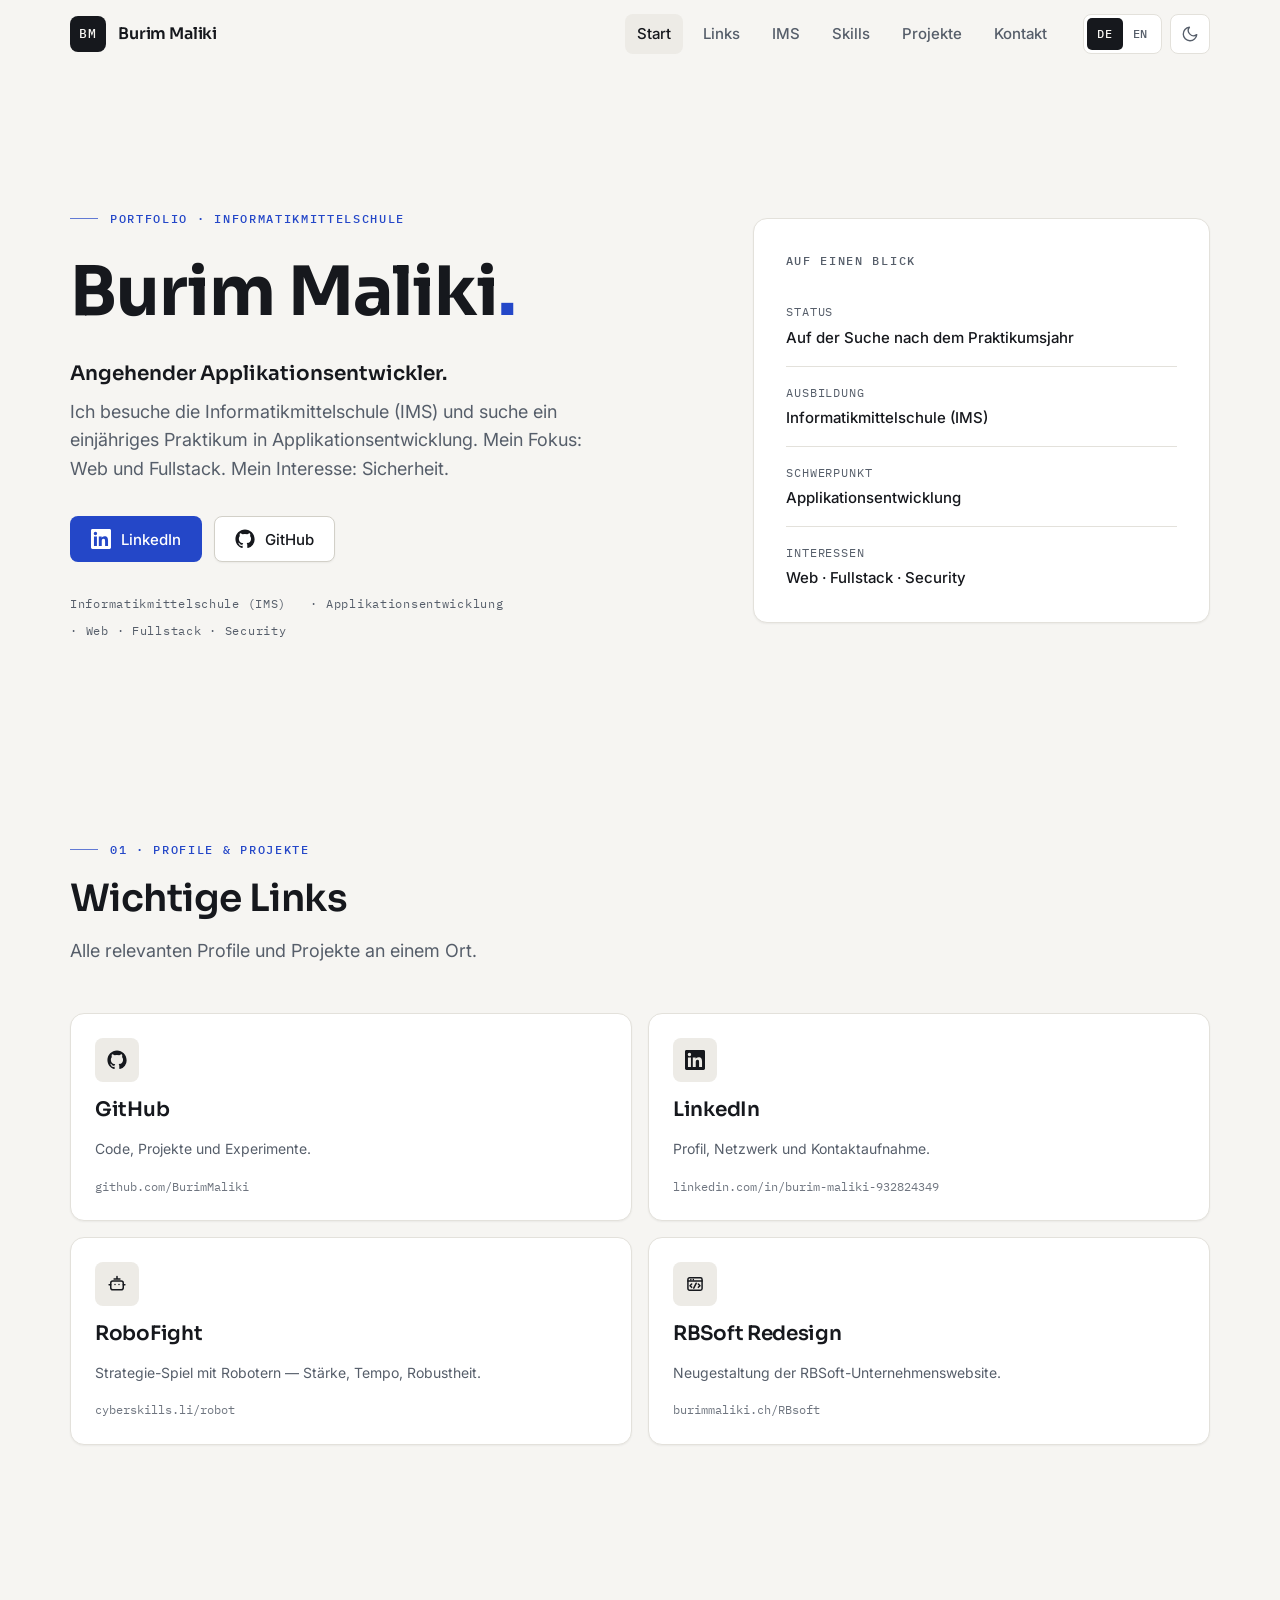
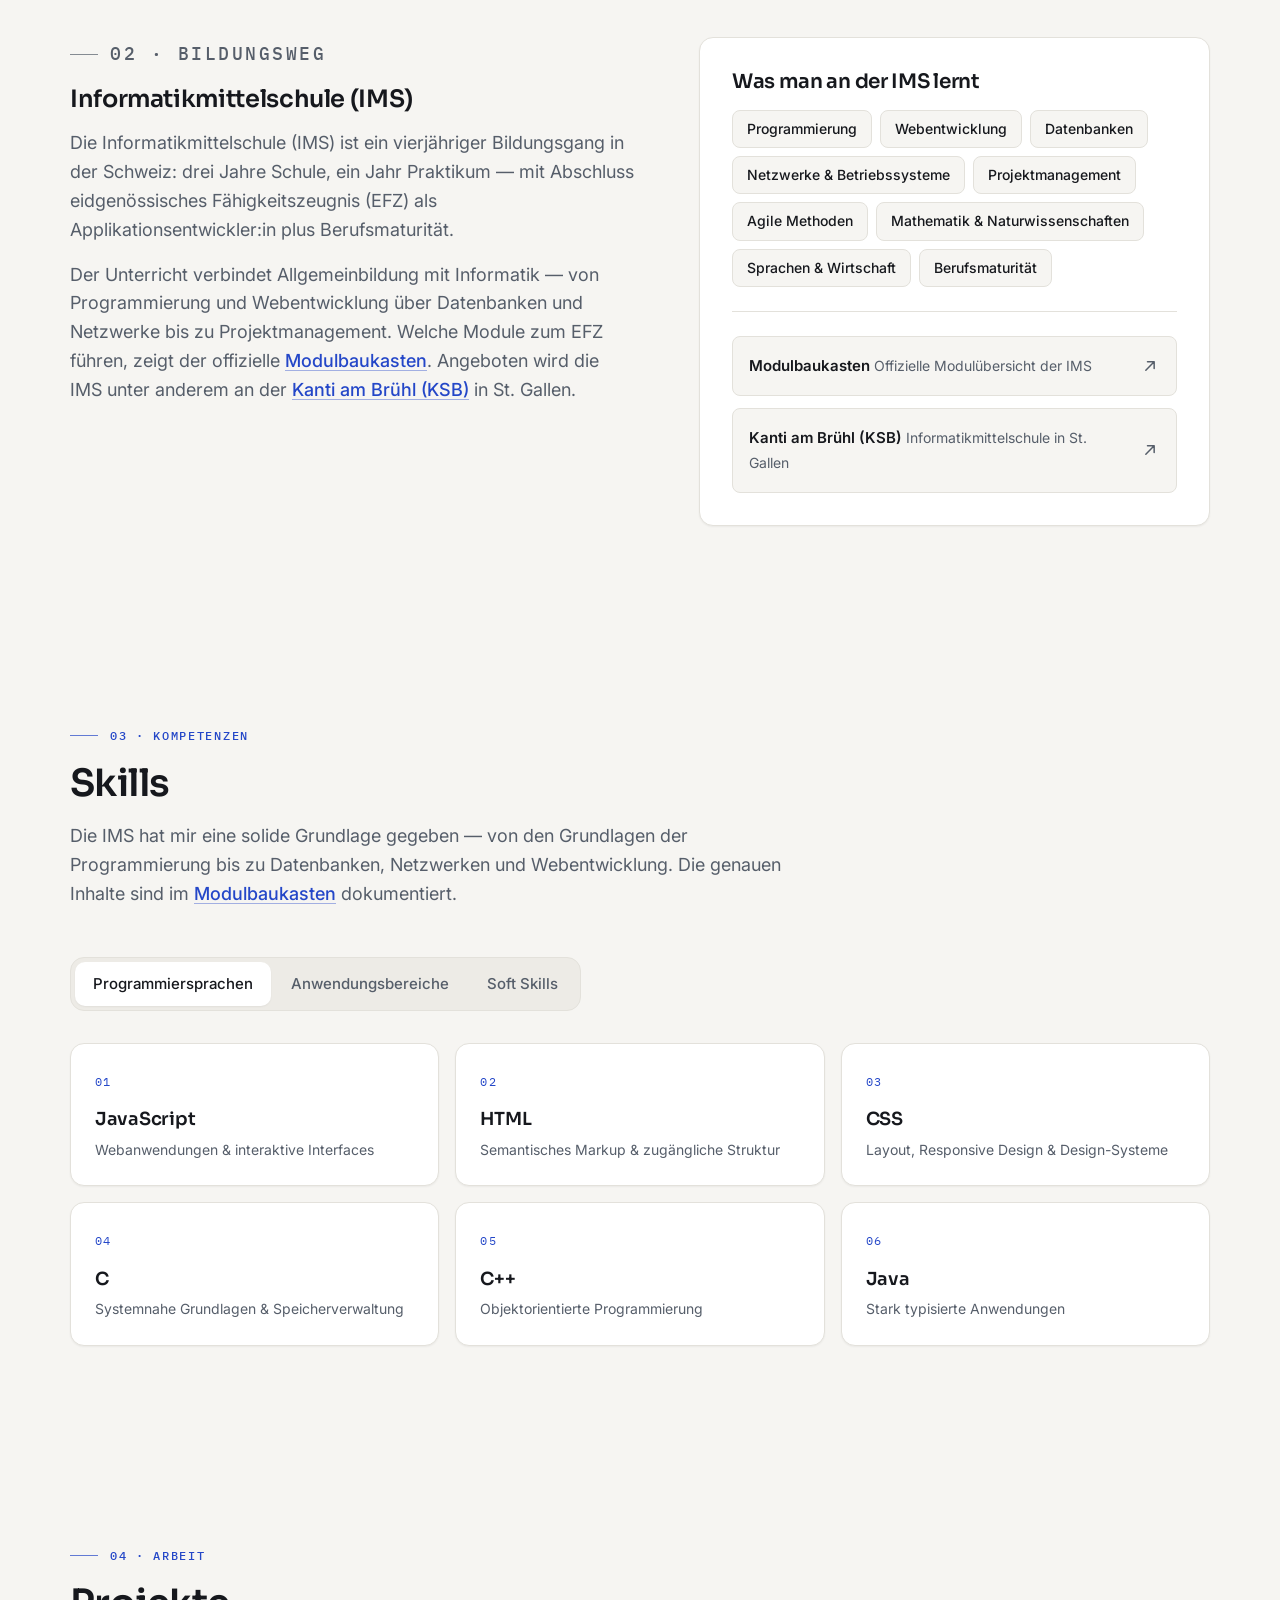
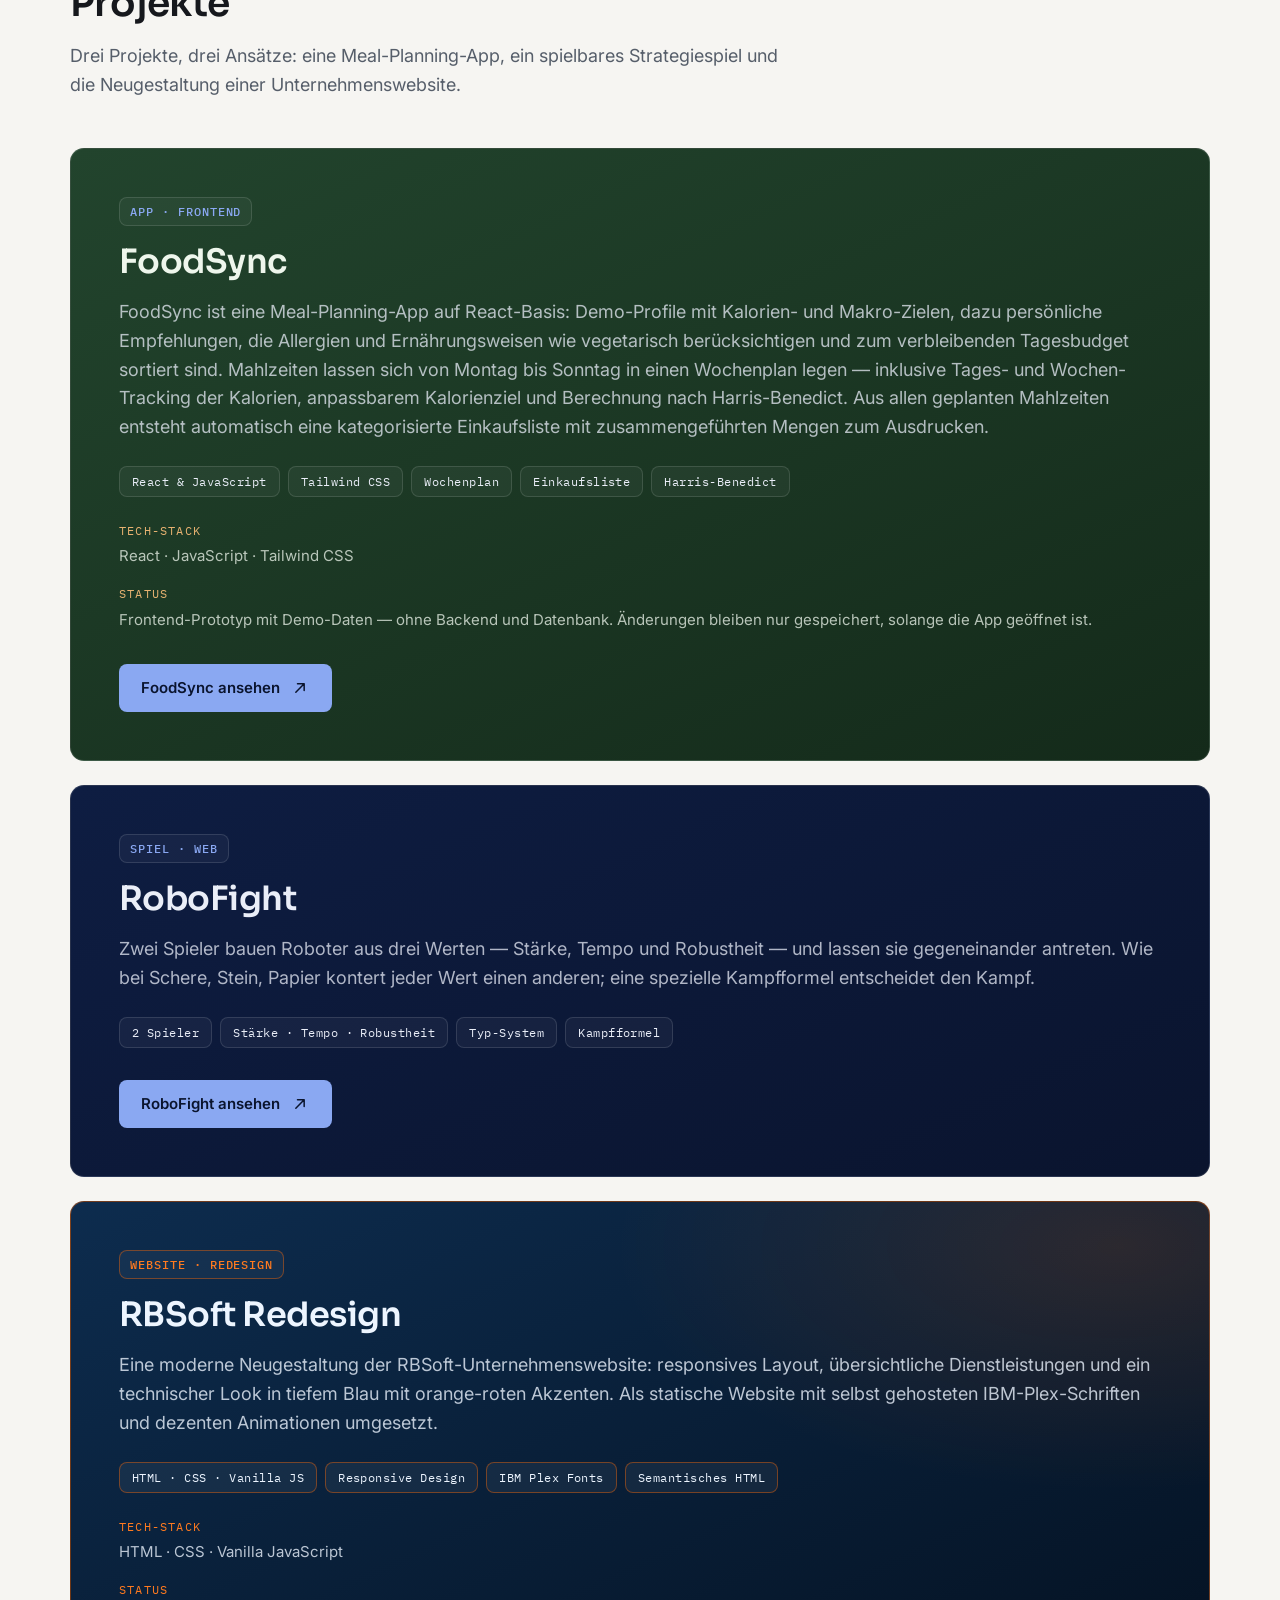
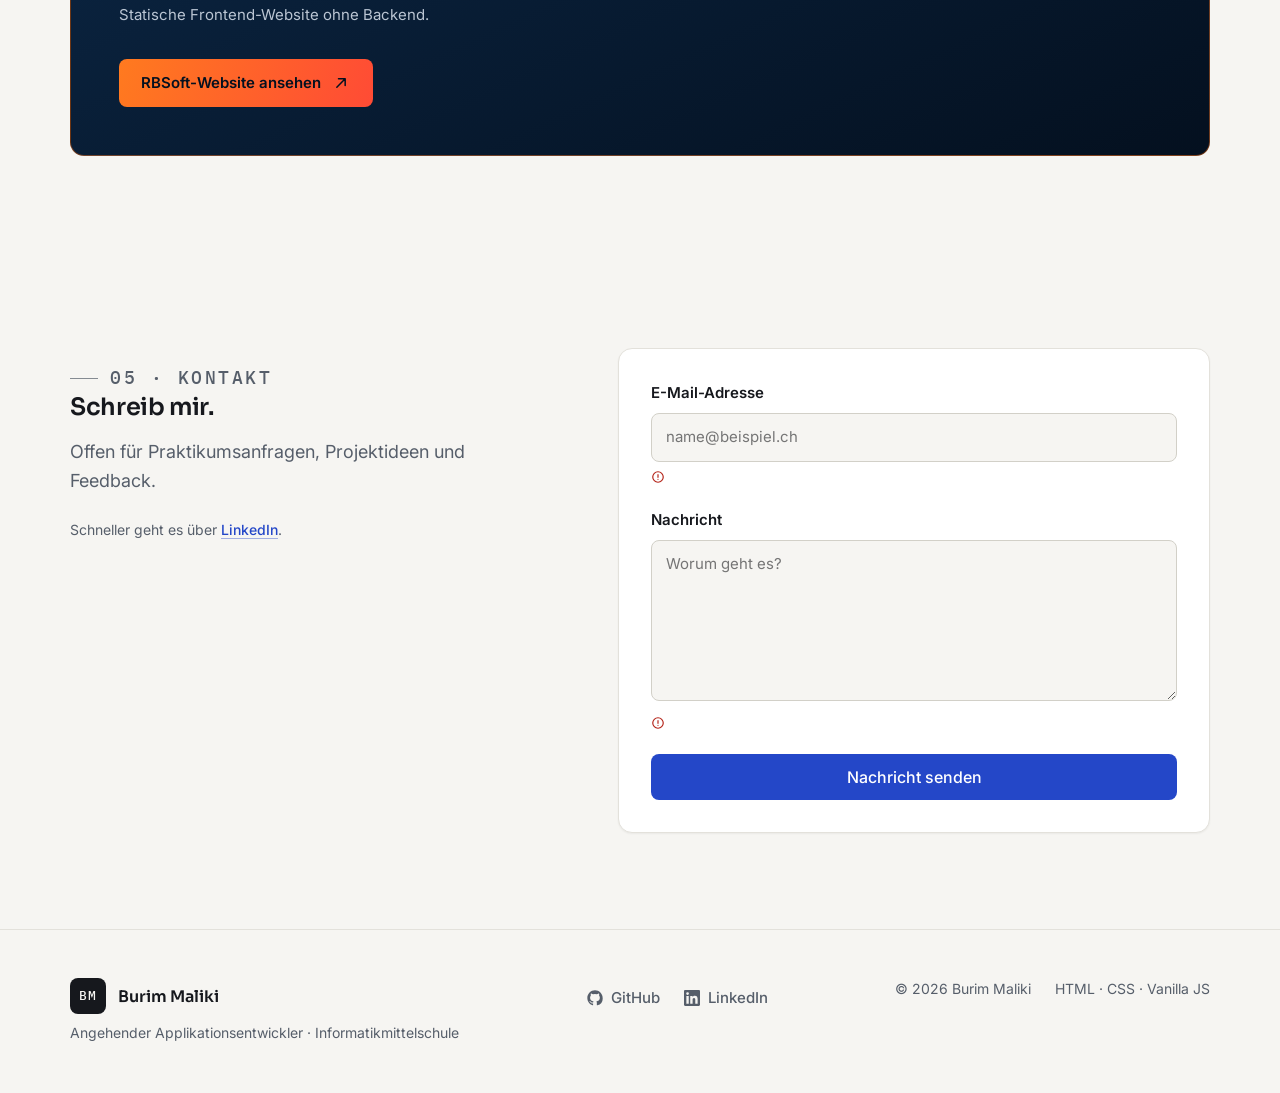
<file: index.html>
<!DOCTYPE html>
<html lang="de" data-theme="light" data-lang="de">
<head>
  <meta charset="UTF-8">
  <meta name="viewport" content="width=device-width, initial-scale=1">
  <title>Burim Maliki — Portfolio</title>
  <meta name="description" content="Portfolio von Burim Maliki: angehender Applikationsentwickler an der Informatikmittelschule, auf der Suche nach einem einjährigen Praktikum in Applikationsentwicklung.">
  <meta name="color-scheme" content="light dark">
  <meta name="theme-color" media="(prefers-color-scheme: light)" content="#f6f5f2">
  <meta name="theme-color" media="(prefers-color-scheme: dark)" content="#101216">

  <script>
    /* Theme + language before first paint (no flash of wrong mode) */
    (function () {
      try {
        var t = localStorage.getItem('bm-theme');
        if (t !== 'light' && t !== 'dark') {
          t = window.matchMedia && window.matchMedia('(prefers-color-scheme: dark)').matches ? 'dark' : 'light';
        }
        document.documentElement.setAttribute('data-theme', t);
        var l = localStorage.getItem('bm-lang');
        var lang = l === 'en' ? 'en' : 'de';
        document.documentElement.setAttribute('data-lang', lang);
        document.documentElement.lang = lang;
      } catch (e) {
        document.documentElement.setAttribute('data-theme', 'light');
        document.documentElement.lang = 'de';
      }
    })();
  </script>

  <link rel="preconnect" href="https://fonts.googleapis.com">
  <link rel="preconnect" href="https://fonts.gstatic.com" crossorigin>
  <link href="https://fonts.googleapis.com/css2?family=IBM+Plex+Mono:wght@500&family=Inter:wght@400;500;600&family=Sora:wght@600;700&display=swap" rel="stylesheet">

  <link rel="stylesheet" href="assets/css/style.css?v=4">
  <noscript>
    <style>[data-reveal] { opacity: 1; transform: none; }</style>
  </noscript>
</head>

<body>
  <a class="skip-link" href="#start" data-i18n="a11y.skip">Zum Inhalt springen</a>

  <!-- ================= HEADER ================= -->
  <header class="site-header" id="site-header">
    <div class="container header-inner">
      <a class="brand" href="#start" data-i18n-aria="nav.brandAria" aria-label="Burim Maliki — zum Seitenanfang">
        <span class="brand-mark" aria-hidden="true">BM</span>
        <span class="brand-name">Burim Maliki</span>
      </a>

      <nav class="site-nav" id="site-nav" aria-label="Hauptnavigation" data-i18n-aria="nav.label">
        <ul>
          <li><a class="nav-link" href="#start" data-i18n="nav.start">Start</a></li>
          <li><a class="nav-link" href="#links" data-i18n="nav.links">Links</a></li>
          <li><a class="nav-link" href="#ims" data-i18n="nav.ims">IMS</a></li>
          <li><a class="nav-link" href="#skills" data-i18n="nav.skills">Skills</a></li>
          <li><a class="nav-link" href="#projekte" data-i18n="nav.projects">Projekte</a></li>
          <li><a class="nav-link" href="#kontakt" data-i18n="nav.contact">Kontakt</a></li>
        </ul>
      </nav>

      <div class="header-controls">
        <div class="lang-switch" role="group" aria-label="Sprache / Language">
          <button type="button" class="lang-btn" data-lang="de" aria-pressed="true">DE</button>
          <button type="button" class="lang-btn" data-lang="en" aria-pressed="false">EN</button>
        </div>
        <button type="button" class="icon-btn" id="theme-toggle" aria-label="Dunkles Design aktivieren">
          <svg class="icon icon-moon" viewBox="0 0 24 24" fill="none" stroke="currentColor" stroke-width="1.8" stroke-linecap="round" stroke-linejoin="round" aria-hidden="true">
            <path d="M21 12.8A9 9 0 1 1 11.2 3a7 7 0 0 0 9.8 9.8z"/>
          </svg>
          <svg class="icon icon-sun" viewBox="0 0 24 24" fill="none" stroke="currentColor" stroke-width="1.8" stroke-linecap="round" stroke-linejoin="round" aria-hidden="true">
            <circle cx="12" cy="12" r="4.2"/>
            <path d="M12 2.5v2.2M12 19.3v2.2M2.5 12h2.2M19.3 12h2.2M4.9 4.9l1.6 1.6M17.5 17.5l1.6 1.6M19.1 4.9l-1.6 1.6M6.5 17.5l-1.6 1.6"/>
          </svg>
        </button>
        <button type="button" class="icon-btn menu-btn" id="menu-toggle" aria-expanded="false" aria-controls="site-nav" aria-label="Menü öffnen">
          <svg class="icon icon-menu" viewBox="0 0 24 24" fill="none" stroke="currentColor" stroke-width="1.8" stroke-linecap="round" aria-hidden="true">
            <path d="M4 7h16M4 12h16M4 17h16"/>
          </svg>
          <svg class="icon icon-close" viewBox="0 0 24 24" fill="none" stroke="currentColor" stroke-width="1.8" stroke-linecap="round" aria-hidden="true">
            <path d="M6 6l12 12M18 6L6 18"/>
          </svg>
        </button>
      </div>
    </div>
  </header>

  <main id="main">
    <!-- ================= HERO ================= -->
    <section id="start" class="hero" aria-labelledby="hero-title">
      <div class="container hero-grid">
        <div class="hero-copy" data-reveal>
          <p class="eyebrow" data-i18n="hero.eyebrow">Portfolio · Informatikmittelschule</p>
          <h1 id="hero-title">Burim Maliki<span class="dot">.</span></h1>
          <p class="hero-lead">
            <strong data-i18n="hero.leadStrong">Angehender Applikationsentwickler.</strong>
            <span data-i18n="hero.lead">Ich besuche die Informatikmittelschule (IMS) und suche ein einjähriges Praktikum in Applikationsentwicklung. Mein Fokus: Web und Fullstack. Mein Interesse: Projektführung und Sicherheit.</span>
          </p>
          <div class="hero-actions">
            <a class="btn btn-primary" href="https://www.linkedin.com/in/burim-maliki-932824349/" target="_blank" rel="noopener noreferrer" data-i18n-aria="hero.linkedinAria" aria-label="LinkedIn-Profil öffnen (neuer Tab)">
              <svg class="icon" viewBox="0 0 24 24" fill="currentColor" aria-hidden="true">
                <path d="M20.45 20.45h-3.55v-5.57c0-1.33-.03-3.04-1.85-3.04-1.85 0-2.14 1.45-2.14 2.94v5.67H9.36V9h3.41v1.56h.05c.47-.9 1.63-1.85 3.36-1.85 3.6 0 4.27 2.37 4.27 5.45v6.29zM5.34 7.43a2.06 2.06 0 1 1 0-4.12 2.06 2.06 0 0 1 0 4.12zM7.12 20.45H3.56V9h3.56v11.45zM22.22 0H1.77C.79 0 0 .77 0 1.72v20.55C0 23.23.79 24 1.77 24h20.45c.98 0 1.78-.77 1.78-1.73V1.72C24 .77 23.2 0 22.22 0z"/>
              </svg>
              <span data-i18n="hero.ctaLinkedin">LinkedIn</span>
            </a>
            <a class="btn btn-secondary" href="https://github.com/BurimMaliki" target="_blank" rel="noopener noreferrer" data-i18n-aria="hero.githubAria" aria-label="GitHub-Profil öffnen (neuer Tab)">
              <svg class="icon" viewBox="0 0 24 24" fill="currentColor" aria-hidden="true">
                <path d="M12 .5C5.65.5.5 5.65.5 12c0 5.08 3.29 9.39 7.86 10.91.58.11.79-.25.79-.56 0-.27-.01-1.17-.02-2.12-3.2.7-3.88-1.36-3.88-1.36-.52-1.33-1.28-1.68-1.28-1.68-1.04-.71.08-.7.08-.7 1.15.08 1.76 1.18 1.76 1.18 1.03 1.75 2.69 1.25 3.34.95.1-.74.4-1.25.72-1.54-2.55-.29-5.24-1.28-5.24-5.68 0-1.26.45-2.28 1.18-3.09-.12-.29-.51-1.46.11-3.05 0 0 .96-.31 3.15 1.18a10.9 10.9 0 0 1 5.74 0c2.19-1.49 3.15-1.18 3.15-1.18.62 1.59.23 2.76.11 3.05.73.81 1.18 1.83 1.18 3.09 0 4.41-2.69 5.38-5.25 5.67.41.35.77 1.05.77 2.12 0 1.53-.01 2.76-.01 3.14 0 .31.21.67.8.56A10.52 10.52 0 0 0 23.5 12C23.5 5.65 18.35.5 12 .5z"/>
              </svg>
              <span data-i18n="hero.ctaGithub">GitHub</span>
            </a>
          </div>
          <p class="hero-meta" aria-hidden="true">
            <span data-i18n="hero.meta1">Informatikmittelschule (IMS)</span>
            <span data-i18n="hero.meta2">Applikationsentwicklung</span>
            <span data-i18n="hero.meta3">Web · Fullstack · Security</span>
          </p>
        </div>

        <aside class="facts-card card" data-reveal style="--reveal-delay: 120ms" aria-label="Auf einen Blick" data-i18n-aria="hero.factsAria">
          <p class="facts-title" data-i18n="hero.factsTitle">Auf einen Blick</p>
          <dl class="facts">
            <div class="fact">
              <dt data-i18n="hero.fStatusLabel">Status</dt>
              <dd data-i18n="hero.fStatus">Auf der Suche nach dem Praktikumsjahr</dd>
            </div>
            <div class="fact">
              <dt data-i18n="hero.fEducationLabel">Ausbildung</dt>
              <dd data-i18n="hero.fEducation">Informatikmittelschule (IMS)</dd>
            </div>
            <div class="fact">
              <dt data-i18n="hero.fFocusLabel">Schwerpunkt</dt>
              <dd data-i18n="hero.fFocus">Applikationsentwicklung</dd>
            </div>
            <div class="fact">
              <dt data-i18n="hero.fInterestLabel">Interessen</dt>
              <dd data-i18n="hero.fInterest">Web · Fullstack · Security</dd>
            </div>
          </dl>
        </aside>
      </div>
    </section>

    <!-- ================= LINKS ================= -->
    <section id="links" aria-labelledby="links-title">
      <div class="container">
        <div class="section-head" data-reveal>
          <p class="eyebrow" data-i18n="links.eyebrow">01 · Profile &amp; Projekte</p>
          <h2 id="links-title" data-i18n="links.title">Wichtige Links</h2>
          <p class="lead" data-i18n="links.lead">Alle relevanten Profile und Projekte an einem Ort.</p>
        </div>

        <div class="links-grid">
          <a class="link-card" href="https://github.com/BurimMaliki" target="_blank" rel="noopener noreferrer" data-reveal data-i18n-aria="links.githubAria" aria-label="GitHub öffnen (neuer Tab)">
            <span class="link-card-top">
              <span class="link-icon" aria-hidden="true">
                <svg class="icon" viewBox="0 0 24 24" fill="currentColor"><path d="M12 .5C5.65.5.5 5.65.5 12c0 5.08 3.29 9.39 7.86 10.91.58.11.79-.25.79-.56 0-.27-.01-1.17-.02-2.12-3.2.7-3.88-1.36-3.88-1.36-.52-1.33-1.28-1.68-1.28-1.68-1.04-.71.08-.7.08-.7 1.15.08 1.76 1.18 1.76 1.18 1.03 1.75 2.69 1.25 3.34.95.1-.74.4-1.25.72-1.54-2.55-.29-5.24-1.28-5.24-5.68 0-1.26.45-2.28 1.18-3.09-.12-.29-.51-1.46.11-3.05 0 0 .96-.31 3.15 1.18a10.9 10.9 0 0 1 5.74 0c2.19-1.49 3.15-1.18 3.15-1.18.62 1.59.23 2.76.11 3.05.73.81 1.18 1.83 1.18 3.09 0 4.41-2.69 5.38-5.25 5.67.41.35.77 1.05.77 2.12 0 1.53-.01 2.76-.01 3.14 0 .31.21.67.8.56A10.52 10.52 0 0 0 23.5 12C23.5 5.65 18.35.5 12 .5z"/></svg>
              </span>
              <svg class="icon link-card-arrow" viewBox="0 0 24 24" fill="none" stroke="currentColor" stroke-width="1.8" stroke-linecap="round" stroke-linejoin="round" aria-hidden="true"><path d="M7 17L17 7M9 7h8v8"/></svg>
            </span>
            <h3 data-i18n="links.githubTitle">GitHub</h3>
            <p data-i18n="links.githubDesc">Code, Projekte und Experimente.</p>
            <span class="link-domain">github.com/BurimMaliki</span>
          </a>

          <a class="link-card" href="https://www.linkedin.com/in/burim-maliki-932824349/" target="_blank" rel="noopener noreferrer" data-reveal style="--reveal-delay: 60ms" data-i18n-aria="links.linkedinAria" aria-label="LinkedIn öffnen (neuer Tab)">
            <span class="link-card-top">
              <span class="link-icon" aria-hidden="true">
                <svg class="icon" viewBox="0 0 24 24" fill="currentColor"><path d="M20.45 20.45h-3.55v-5.57c0-1.33-.03-3.04-1.85-3.04-1.85 0-2.14 1.45-2.14 2.94v5.67H9.36V9h3.41v1.56h.05c.47-.9 1.63-1.85 3.36-1.85 3.6 0 4.27 2.37 4.27 5.45v6.29zM5.34 7.43a2.06 2.06 0 1 1 0-4.12 2.06 2.06 0 0 1 0 4.12zM7.12 20.45H3.56V9h3.56v11.45zM22.22 0H1.77C.79 0 0 .77 0 1.72v20.55C0 23.23.79 24 1.77 24h20.45c.98 0 1.78-.77 1.78-1.73V1.72C24 .77 23.2 0 22.22 0z"/></svg>
              </span>
              <svg class="icon link-card-arrow" viewBox="0 0 24 24" fill="none" stroke="currentColor" stroke-width="1.8" stroke-linecap="round" stroke-linejoin="round" aria-hidden="true"><path d="M7 17L17 7M9 7h8v8"/></svg>
            </span>
            <h3 data-i18n="links.linkedinTitle">LinkedIn</h3>
            <p data-i18n="links.linkedinDesc">Profil, Netzwerk und Kontaktaufnahme.</p>
            <span class="link-domain">linkedin.com/in/burim-maliki-932824349</span>
          </a>

          <a class="link-card" href="https://www.cyberskills.li/robot/rules#rules" target="_blank" rel="noopener noreferrer" data-reveal style="--reveal-delay: 120ms" data-i18n-aria="links.robofightAria" aria-label="RoboFight öffnen (neuer Tab)">
            <span class="link-card-top">
              <span class="link-icon" aria-hidden="true">
                <svg class="icon" viewBox="0 0 24 24" fill="none" stroke="currentColor" stroke-width="1.8" stroke-linecap="round" stroke-linejoin="round"><path d="M12 3v3M12 6H8.5M12 6h3.5"/><rect x="4.5" y="8.5" width="15" height="10.5" rx="2.5"/><path d="M9.6 12.6h.01M14.4 12.6h.01M2.5 13h2M19.5 13h2"/></svg>
              </span>
              <svg class="icon link-card-arrow" viewBox="0 0 24 24" fill="none" stroke="currentColor" stroke-width="1.8" stroke-linecap="round" stroke-linejoin="round" aria-hidden="true"><path d="M7 17L17 7M9 7h8v8"/></svg>
            </span>
            <h3 data-i18n="links.robofightTitle">RoboFight</h3>
            <p data-i18n="links.robofightDesc">Strategie-Spiel mit Robotern — Stärke, Tempo, Robustheit.</p>
            <span class="link-domain">cyberskills.li/robot</span>
          </a>

          <a class="link-card" href="/RBsoft/" target="_blank" rel="noopener noreferrer" data-reveal style="--reveal-delay: 180ms" data-i18n-aria="links.rbsoftAria" aria-label="RBSoft-Website öffnen (neuer Tab)">
            <span class="link-card-top">
              <span class="link-icon" aria-hidden="true">
                <svg class="icon" viewBox="0 0 24 24" fill="none" stroke="currentColor" stroke-width="1.8" stroke-linecap="round" stroke-linejoin="round"><rect x="3.5" y="4.5" width="17" height="15" rx="2"/><path d="M3.5 8.5h17M7 6.5h.01M10 6.5h.01M8 12l-2 2 2 2M16 12l2 2-2 2M13.5 11l-3 6"/></svg>
              </span>
              <svg class="icon link-card-arrow" viewBox="0 0 24 24" fill="none" stroke="currentColor" stroke-width="1.8" stroke-linecap="round" stroke-linejoin="round" aria-hidden="true"><path d="M7 17L17 7M9 7h8v8"/></svg>
            </span>
            <h3 data-i18n="links.rbsoftTitle">RBSoft Redesign</h3>
            <p data-i18n="links.rbsoftDesc">Neugestaltung der RBSoft-Unternehmenswebsite.</p>
            <span class="link-domain">burimmaliki.ch/RBsoft</span>
          </a>
        </div>
      </div>
    </section>

    <!-- ================= IMS ================= -->
    <section id="ims" aria-labelledby="ims-title">
      <div class="container ims-grid">
        <div class="ims-copy" data-reveal>
          <p class="eyebrow" data-i18n="ims.eyebrow">02 · Bildungsweg</p>
          <h2 id="ims-title" data-i18n="ims.title">Informatikmittelschule (IMS)</h2>
          <p data-i18n="ims.p1">Die Informatikmittelschule (IMS) ist ein vierjähriger Bildungsgang in der Schweiz: drei Jahre Schule, ein Jahr Praktikum — mit Abschluss eidgenössisches Fähigkeitszeugnis (EFZ) als Applikationsentwickler:in plus Berufsmaturität.</p>
          <p data-i18n-html="ims.p2">Der Unterricht verbindet Allgemeinbildung mit Informatik — von Programmierung und Webentwicklung über Datenbanken und Netzwerke bis zu Projektmanagement. Welche Module zum EFZ führen, zeigt der offizielle <a class="text-link" href="https://www.modulbaukasten.ch/" target="_blank" rel="noopener noreferrer">Modulbaukasten</a>. Angeboten wird die IMS unter anderem an der <a class="text-link" href="https://www.ksb-sg.ch/ims" target="_blank" rel="noopener noreferrer">Kanti am Brühl (KSB)</a> in St. Gallen.</p>
        </div>

        <aside class="ims-card card" data-reveal style="--reveal-delay: 120ms" aria-label="Lerninhalte der IMS" data-i18n-aria="ims.cardAria">
          <h3 data-i18n="ims.learnTitle">Was man an der IMS lernt</h3>
          <ul class="chip-list">
            <li class="chip" data-i18n="ims.chip1">Programmierung</li>
            <li class="chip" data-i18n="ims.chip2">Webentwicklung</li>
            <li class="chip" data-i18n="ims.chip3">Datenbanken</li>
            <li class="chip" data-i18n="ims.chip4">Netzwerke &amp; Betriebssysteme</li>
            <li class="chip" data-i18n="ims.chip5">Projektmanagement</li>
            <li class="chip" data-i18n="ims.chip6">Agile Methoden</li>
            <li class="chip" data-i18n="ims.chip7">Mathematik &amp; Naturwissenschaften</li>
            <li class="chip" data-i18n="ims.chip8">Sprachen &amp; Wirtschaft</li>
            <li class="chip" data-i18n="ims.chip9">Berufsmaturität</li>
          </ul>
          <div class="ims-links">
            <a class="ims-link" href="https://www.modulbaukasten.ch/" target="_blank" rel="noopener noreferrer" data-i18n-aria="ims.modulesAria" aria-label="Modulbaukasten öffnen (neuer Tab)">
              <span>
                <span class="ims-link-title" data-i18n="ims.modulesTitle">Modulbaukasten</span>

                <span class="ims-link-desc" data-i18n="ims.modulesDesc">Offizielle Modulübersicht der IMS</span>
              </span>
              <svg class="icon" viewBox="0 0 24 24" fill="none" stroke="currentColor" stroke-width="1.8" stroke-linecap="round" stroke-linejoin="round" aria-hidden="true"><path d="M7 17L17 7M9 7h8v8"/></svg>
            </a>
            <a class="ims-link" href="https://www.ksb-sg.ch/ims" target="_blank" rel="noopener noreferrer" data-i18n-aria="ims.ksbAria" aria-label="Kanti am Brühl öffnen (neuer Tab)">
              <span>
                <span class="ims-link-title" data-i18n="ims.ksbTitle">Kanti am Brühl (KSB)</span>

                <span class="ims-link-desc" data-i18n="ims.ksbDesc">Informatikmittelschule in St. Gallen</span>
              </span>
              <svg class="icon" viewBox="0 0 24 24" fill="none" stroke="currentColor" stroke-width="1.8" stroke-linecap="round" stroke-linejoin="round" aria-hidden="true"><path d="M7 17L17 7M9 7h8v8"/></svg>
            </a>
          </div>
        </aside>
      </div>
    </section>

    <!-- ================= SKILLS ================= -->
    <section id="skills" aria-labelledby="skills-title">
      <div class="container">
        <div class="section-head" data-reveal>
          <p class="eyebrow" data-i18n="skills.eyebrow">03 · Kompetenzen</p>
          <h2 id="skills-title" data-i18n="skills.title">Skills</h2>
          <p class="lead" data-i18n-html="skills.lead">Die IMS hat mir eine solide Grundlage gegeben — von den Grundlagen der Programmierung bis zu Datenbanken, Netzwerken und Webentwicklung. Die genauen Inhalte sind im <a class="text-link" href="https://www.modulbaukasten.ch/" target="_blank" rel="noopener noreferrer">Modulbaukasten</a> dokumentiert.</p>
        </div>

        <div data-reveal>
          <div class="tabs" role="tablist" aria-label="Skill-Kategorien" data-i18n-aria="skills.tabsAria">
            <button type="button" class="tab" role="tab" id="tab-langs" aria-controls="panel-langs" aria-selected="true" tabindex="0" data-i18n="skills.tab1">Programmiersprachen</button>
            <button type="button" class="tab" role="tab" id="tab-areas" aria-controls="panel-areas" aria-selected="false" tabindex="-1" data-i18n="skills.tab2">Anwendungsbereiche</button>
            <button type="button" class="tab" role="tab" id="tab-soft" aria-controls="panel-soft" aria-selected="false" tabindex="-1" data-i18n="skills.tab3">Soft Skills</button>
          </div>

          <div class="tabpanel" id="panel-langs" role="tabpanel" aria-labelledby="tab-langs" tabindex="0">
            <ul class="skill-grid">
              <li class="skill">
                <span class="skill-index">01</span>
                <h3 data-i18n="skills.langJs">JavaScript</h3>
                <p data-i18n="skills.langJsDesc">Webanwendungen &amp; interaktive Interfaces</p>
              </li>
              <li class="skill">
                <span class="skill-index">02</span>
                <h3 data-i18n="skills.langHtml">HTML</h3>
                <p data-i18n="skills.langHtmlDesc">Semantisches Markup &amp; zugängliche Struktur</p>
              </li>
              <li class="skill">
                <span class="skill-index">03</span>
                <h3 data-i18n="skills.langCss">CSS</h3>
                <p data-i18n="skills.langCssDesc">Layout, Responsive Design &amp; Design-Systeme</p>
              </li>
              <li class="skill">
                <span class="skill-index">04</span>
                <h3 data-i18n="skills.langC">C</h3>
                <p data-i18n="skills.langCDesc">Systemnahe Grundlagen &amp; Speicherverwaltung</p>
              </li>
              <li class="skill">
                <span class="skill-index">05</span>
                <h3 data-i18n="skills.langCpp">C++</h3>
                <p data-i18n="skills.langCppDesc">Objektorientierte Programmierung</p>
              </li>
              <li class="skill">
                <span class="skill-index">06</span>
                <h3 data-i18n="skills.langJava">Java</h3>
                <p data-i18n="skills.langJavaDesc">Stark typisierte Anwendungen</p>
              </li>
            </ul>
          </div>

          <div class="tabpanel" id="panel-areas" role="tabpanel" aria-labelledby="tab-areas" tabindex="0" hidden>
            <ul class="skill-grid">
              <li class="skill">
                <span class="skill-index">01</span>
                <h3 data-i18n="skills.areaFrontend">Frontend</h3>
                <p data-i18n="skills.areaFrontendDesc">Interfaces, Usability &amp; Barrierefreiheit</p>
              </li>
              <li class="skill">
                <span class="skill-index">02</span>
                <h3 data-i18n="skills.areaBackend">Backend</h3>
                <p data-i18n="skills.areaBackendDesc">APIs, Services &amp; Geschäftslogik</p>
              </li>
              <li class="skill">
                <span class="skill-index">03</span>
                <h3 data-i18n="skills.areaFullstack">Fullstack</h3>
                <p data-i18n="skills.areaFullstackDesc">Von der Datenbank bis zum UI</p>
              </li>
              <li class="skill">
                <span class="skill-index">04</span>
                <h3 data-i18n="skills.areaSql">SQL &amp; NoSQL Datenbanken</h3>
                <p data-i18n="skills.areaSqlDesc">Relationale &amp; dokumentenbasierte Systeme</p>
              </li>
              <li class="skill">
                <span class="skill-index">05</span>
                <h3 data-i18n="skills.areaContainer">Container</h3>
                <p data-i18n="skills.areaContainerDesc">Docker &amp; isolierte Laufzeitumgebungen</p>
              </li>
              <li class="skill">
                <span class="skill-index">06</span>
                <h3 data-i18n="skills.areaAi">AI Skills</h3>
                <p data-i18n="skills.areaAiDesc">KI-gestützte Tools &amp; Workflows</p>
              </li>
            </ul>
          </div>

          <div class="tabpanel" id="panel-soft" role="tabpanel" aria-labelledby="tab-soft" tabindex="0" hidden>
            <ul class="soft-list">
              <li class="soft-item">
                <span class="soft-index">01</span>
                <span>
                  <span class="soft-name" data-i18n="skills.soft1">Teamfähigkeit</span>

                  <span class="soft-desc" data-i18n="skills.soft1Desc">Gemeinsam Lösungen erarbeiten</span>
                </span>
              </li>
              <li class="soft-item">
                <span class="soft-index">02</span>
                <span>
                  <span class="soft-name" data-i18n="skills.soft2">Überzeugungsfähigkeit</span>

                  <span class="soft-desc" data-i18n="skills.soft2Desc">Ideen klar und sachlich vertreten</span>
                </span>
              </li>
              <li class="soft-item">
                <span class="soft-index">03</span>
                <span>
                  <span class="soft-name" data-i18n="skills.soft3">Feedback geben &amp; annehmen</span>

                  <span class="soft-desc" data-i18n="skills.soft3Desc">Offen für konstruktive Kritik</span>
                </span>
              </li>
              <li class="soft-item">
                <span class="soft-index">04</span>
                <span>
                  <span class="soft-name" data-i18n="skills.soft4">Empathie</span>

                  <span class="soft-desc" data-i18n="skills.soft4Desc">Perspektiven anderer verstehen</span>
                </span>
              </li>
              <li class="soft-item">
                <span class="soft-index">05</span>
                <span>
                  <span class="soft-name" data-i18n="skills.soft5">Toleranz</span>

                  <span class="soft-desc" data-i18n="skills.soft5Desc">Unterschiedliche Sichtweisen respektieren</span>
                </span>
              </li>
              <li class="soft-item">
                <span class="soft-index">06</span>
                <span>
                  <span class="soft-name" data-i18n="skills.soft6">Neugier</span>

                  <span class="soft-desc" data-i18n="skills.soft6Desc">Neues verstehen und ausprobieren</span>
                </span>
              </li>
              <li class="soft-item">
                <span class="soft-index">07</span>
                <span>
                  <span class="soft-name" data-i18n="skills.soft7">Strategisches Denken</span>

                  <span class="soft-desc" data-i18n="skills.soft7Desc">Probleme in Schritte zerlegen</span>
                </span>
              </li>
              <li class="soft-item">
                <span class="soft-index">08</span>
                <span>
                  <span class="soft-name" data-i18n="skills.soft8">Geduld</span>

                  <span class="soft-desc" data-i18n="skills.soft8Desc">Dranbleiben bei komplexen Aufgaben</span>
                </span>
              </li>
              <li class="soft-item">
                <span class="soft-index">09</span>
                <span>
                  <span class="soft-name" data-i18n="skills.soft9">Verantwortungsübernahme</span>

                  <span class="soft-desc" data-i18n="skills.soft9Desc">Für Ergebnisse einstehen</span>
                </span>
              </li>
            </ul>
          </div>
        </div>
      </div>
    </section>

    <!-- ================= PROJECTS ================= -->
    <section id="projekte" aria-labelledby="projects-title">
      <div class="container">
        <div class="section-head" data-reveal>
          <p class="eyebrow" data-i18n="projects.eyebrow">04 · Arbeit</p>
          <h2 id="projects-title" data-i18n="projects.title">Projekte</h2>
          <p class="lead" data-i18n="projects.lead">Drei Projekte, drei Ansätze: eine Meal-Planning-App, ein spielbares Strategiespiel und die Neugestaltung einer Unternehmenswebsite.</p>
        </div>

        <!-- FoodSync -->
        <article class="project project-fs" data-reveal aria-labelledby="fs-title">
          <div class="project-copy">
            <span class="project-tag" data-i18n="projects.fsTag">App · Frontend</span>
            <h3 id="fs-title" data-i18n="projects.fsTitle">FoodSync</h3>
            <p data-i18n="projects.fsDesc">FoodSync ist eine Meal-Planning-App auf React-Basis: Demo-Profile mit Kalorien- und Makro-Zielen, dazu persönliche Empfehlungen, die Allergien und Ernährungsweisen wie vegetarisch berücksichtigen und zum verbleibenden Tagesbudget sortiert sind. Mahlzeiten lassen sich von Montag bis Sonntag in einen Wochenplan legen — inklusive Tages- und Wochen-Tracking der Kalorien, anpassbarem Kalorienziel und Berechnung nach Harris-Benedict. Aus allen geplanten Mahlzeiten entsteht automatisch eine kategorisierte Einkaufsliste mit zusammengeführten Mengen zum Ausdrucken.</p>
            <ul class="fact-chips" aria-label="Eigenschaften von FoodSync" data-i18n-aria="projects.fsChipsAria">
              <li class="fact-chip" data-i18n="projects.fsChip1">React &amp; JavaScript</li>
              <li class="fact-chip" data-i18n="projects.fsChip2">Tailwind CSS</li>
              <li class="fact-chip" data-i18n="projects.fsChip3">Wochenplan</li>
              <li class="fact-chip" data-i18n="projects.fsChip4">Einkaufsliste</li>
              <li class="fact-chip" data-i18n="projects.fsChip5">Harris-Benedict</li>
            </ul>
            <dl class="project-dl">
              <div>
                <dt data-i18n="projects.fsTechLabel">Tech-Stack</dt>
                <dd data-i18n="projects.fsTech">React · JavaScript · Tailwind CSS</dd>
              </div>
              <div>
                <dt data-i18n="projects.fsStatusLabel">Status</dt>
                <dd data-i18n="projects.fsStatus">Frontend-Prototyp mit Demo-Daten — ohne Backend und Datenbank. Änderungen bleiben nur gespeichert, solange die App geöffnet ist.</dd>
              </div>
            </dl>
            <a class="project-cta" href="https://foodsync-five.vercel.app/" target="_blank" rel="noopener noreferrer" data-i18n-aria="projects.fsCtaAria" aria-label="FoodSync ansehen (neuer Tab)">
              <span data-i18n="projects.fsCta">FoodSync ansehen</span>
              <svg class="icon" viewBox="0 0 24 24" fill="none" stroke="currentColor" stroke-width="1.8" stroke-linecap="round" stroke-linejoin="round" aria-hidden="true"><path d="M7 17L17 7M9 7h8v8"/></svg>
            </a>
          </div>
        </article>

        <!-- RoboFight -->
        <article class="project project-rf" data-reveal aria-labelledby="rf-title">
          <div class="project-copy">
            <span class="project-tag" data-i18n="projects.rfTag">Spiel · Web</span>
            <h3 id="rf-title" data-i18n="projects.rfTitle">RoboFight</h3>
            <p data-i18n="projects.rfDesc">Zwei Spieler bauen Roboter aus drei Werten — Stärke, Tempo und Robustheit — und lassen sie gegeneinander antreten. Wie bei Schere, Stein, Papier kontert jeder Wert einen anderen; eine spezielle Kampfformel entscheidet den Kampf.</p>
            <ul class="fact-chips" aria-label="Eigenschaften von RoboFight" data-i18n-aria="projects.rfChipsAria">
              <li class="fact-chip" data-i18n="projects.rfChip1">2 Spieler</li>
              <li class="fact-chip" data-i18n="projects.rfChip2">Stärke · Tempo · Robustheit</li>
              <li class="fact-chip" data-i18n="projects.rfChip3">Typ-System</li>
              <li class="fact-chip" data-i18n="projects.rfChip4">Kampfformel</li>
            </ul>
            <a class="project-cta" href="https://www.cyberskills.li/robot/rules#rules" target="_blank" rel="noopener noreferrer" data-i18n-aria="projects.rfCtaAria" aria-label="RoboFight ansehen (neuer Tab)">
              <span data-i18n="projects.rfCta">RoboFight ansehen</span>
              <svg class="icon" viewBox="0 0 24 24" fill="none" stroke="currentColor" stroke-width="1.8" stroke-linecap="round" stroke-linejoin="round" aria-hidden="true"><path d="M7 17L17 7M9 7h8v8"/></svg>
            </a>
          </div>
        </article>

        <!-- RBSoft website redesign -->
        <article class="project project-rb" data-reveal aria-labelledby="rb-title">
          <div class="project-copy">
            <span class="project-tag" data-i18n="projects.rbTag">Website · Redesign</span>
            <h3 id="rb-title" data-i18n="projects.rbTitle">RBSoft Redesign</h3>
            <p data-i18n="projects.rbDesc">Eine moderne Neugestaltung der RBSoft-Unternehmenswebsite: responsives Layout, übersichtliche Dienstleistungen und ein technischer Look in tiefem Blau mit orange-roten Akzenten. Als statische Website mit selbst gehosteten IBM-Plex-Schriften und dezenten Animationen umgesetzt.</p>
            <ul class="fact-chips" aria-label="Eigenschaften des RBSoft-Redesigns" data-i18n-aria="projects.rbChipsAria">
              <li class="fact-chip" data-i18n="projects.rbChip1">HTML · CSS · Vanilla JS</li>
              <li class="fact-chip" data-i18n="projects.rbChip2">Responsive Design</li>
              <li class="fact-chip" data-i18n="projects.rbChip3">IBM Plex Fonts</li>
              <li class="fact-chip" data-i18n="projects.rbChip4">Semantisches HTML</li>
            </ul>
            <dl class="project-dl">
              <div>
                <dt data-i18n="projects.rbTechLabel">Tech-Stack</dt>
                <dd data-i18n="projects.rbTech">HTML · CSS · Vanilla JavaScript</dd>
              </div>
              <div>
                <dt data-i18n="projects.rbStatusLabel">Status</dt>
                <dd data-i18n="projects.rbStatus">Statische Frontend-Website ohne Backend.</dd>
              </div>
            </dl>
            <a class="project-cta" href="/RBsoft/" target="_blank" rel="noopener noreferrer" data-i18n-aria="projects.rbCtaAria" aria-label="RBSoft-Website ansehen (neuer Tab)">
              <span data-i18n="projects.rbCta">RBSoft-Website ansehen</span>
              <svg class="icon" viewBox="0 0 24 24" fill="none" stroke="currentColor" stroke-width="1.8" stroke-linecap="round" stroke-linejoin="round" aria-hidden="true"><path d="M7 17L17 7M9 7h8v8"/></svg>
            </a>
          </div>
        </article>
      </div>
    </section>

    <!-- ================= CONTACT ================= -->
    <section id="kontakt" aria-labelledby="contact-title">
      <div class="container contact-grid">
        <div class="contact-copy" data-reveal>
          <p class="eyebrow" data-i18n="contact.eyebrow">05 · Kontakt</p>
          <h2 id="contact-title" data-i18n="contact.title">Schreib mir.</h2>
          <p data-i18n="contact.lead">Offen für Praktikumsanfragen, Projektideen und Feedback.</p>
          <p class="note" data-i18n-html="contact.note">Schneller geht es über <a class="text-link" href="https://www.linkedin.com/in/burim-maliki-932824349/" target="_blank" rel="noopener noreferrer">LinkedIn</a>.</p>
        </div>

        <form class="contact-form" id="contact-form" novalidate data-reveal style="--reveal-delay: 120ms" aria-label="Kontaktformular" data-i18n-aria="contact.formAria">
          <div class="form-banner" id="form-banner" role="status" aria-live="polite" hidden>
            <svg class="icon banner-icon icon-check" viewBox="0 0 24 24" fill="none" stroke="currentColor" stroke-width="2" stroke-linecap="round" stroke-linejoin="round" aria-hidden="true"><circle cx="12" cy="12" r="9"/><path d="M8.5 12.5l2.5 2.5 4.5-5"/></svg>
            <svg class="icon banner-icon icon-alert" viewBox="0 0 24 24" fill="none" stroke="currentColor" stroke-width="2" stroke-linecap="round" stroke-linejoin="round" aria-hidden="true"><circle cx="12" cy="12" r="9"/><path d="M12 8v4.5M12 16h.01"/></svg>
            <div class="banner-text">
              <p class="banner-title" id="form-banner-title"></p>
              <p class="banner-body" id="form-banner-body"></p>
            </div>
            <button type="button" class="banner-close" id="banner-close" aria-label="Meldung schliessen" data-i18n-aria="contact.dismissAria">
              <svg class="icon" viewBox="0 0 24 24" fill="none" stroke="currentColor" stroke-width="2" stroke-linecap="round" aria-hidden="true"><path d="M6 6l12 12M18 6L6 18"/></svg>
            </button>
          </div>

          <div class="field">
            <label for="contact-email" data-i18n="contact.emailLabel">E-Mail-Adresse</label>
            <input type="email" id="contact-email" name="email" autocomplete="email" maxlength="254" placeholder="name@beispiel.ch" data-i18n-placeholder="contact.emailPlaceholder" required>
            <p class="field-error" id="contact-email-error" hidden>
              <svg class="icon" viewBox="0 0 24 24" fill="none" stroke="currentColor" stroke-width="2" stroke-linecap="round" aria-hidden="true"><circle cx="12" cy="12" r="9"/><path d="M12 8v4.5M12 16h.01"/></svg>
              <span></span>
            </p>
          </div>

          <div class="field">
            <label for="contact-message" data-i18n="contact.messageLabel">Nachricht</label>
            <textarea id="contact-message" name="message" rows="6" maxlength="2000" placeholder="Worum geht es?" data-i18n-placeholder="contact.messagePlaceholder" required></textarea>
            <p class="field-error" id="contact-message-error" hidden>
              <svg class="icon" viewBox="0 0 24 24" fill="none" stroke="currentColor" stroke-width="2" stroke-linecap="round" aria-hidden="true"><circle cx="12" cy="12" r="9"/><path d="M12 8v4.5M12 16h.01"/></svg>
              <span></span>
            </p>
          </div>

          <button type="submit" class="btn btn-primary btn-submit" id="contact-submit">
            <span class="spinner" id="contact-spinner" aria-hidden="true" hidden></span>
            <span id="contact-submit-label" data-i18n="contact.submit">Nachricht senden</span>
          </button>
        </form>
      </div>
    </section>
  </main>

  <!-- ================= FOOTER ================= -->
  <footer class="site-footer">
    <div class="container footer-inner">
      <div>
        <p class="footer-brand">
          <span class="brand-mark" aria-hidden="true">BM</span>
          Burim Maliki
        </p>
        <p class="footer-tagline" data-i18n="footer.tagline">Angehender Applikationsentwickler · Informatikmittelschule</p>
      </div>
      <div class="footer-links">
        <a class="footer-link" href="https://github.com/BurimMaliki" target="_blank" rel="noopener noreferrer" data-i18n-aria="footer.githubAria" aria-label="GitHub öffnen (neuer Tab)">
          <svg class="icon" viewBox="0 0 24 24" fill="currentColor" aria-hidden="true"><path d="M12 .5C5.65.5.5 5.65.5 12c0 5.08 3.29 9.39 7.86 10.91.58.11.79-.25.79-.56 0-.27-.01-1.17-.02-2.12-3.2.7-3.88-1.36-3.88-1.36-.52-1.33-1.28-1.68-1.28-1.68-1.04-.71.08-.7.08-.7 1.15.08 1.76 1.18 1.76 1.18 1.03 1.75 2.69 1.25 3.34.95.1-.74.4-1.25.72-1.54-2.55-.29-5.24-1.28-5.24-5.68 0-1.26.45-2.28 1.18-3.09-.12-.29-.51-1.46.11-3.05 0 0 .96-.31 3.15 1.18a10.9 10.9 0 0 1 5.74 0c2.19-1.49 3.15-1.18 3.15-1.18.62 1.59.23 2.76.11 3.05.73.81 1.18 1.83 1.18 3.09 0 4.41-2.69 5.38-5.25 5.67.41.35.77 1.05.77 2.12 0 1.53-.01 2.76-.01 3.14 0 .31.21.67.8.56A10.52 10.52 0 0 0 23.5 12C23.5 5.65 18.35.5 12 .5z"/></svg>
          GitHub
        </a>
        <a class="footer-link" href="https://www.linkedin.com/in/burim-maliki-932824349/" target="_blank" rel="noopener noreferrer" data-i18n-aria="footer.linkedinAria" aria-label="LinkedIn öffnen (neuer Tab)">
          <svg class="icon" viewBox="0 0 24 24" fill="currentColor" aria-hidden="true"><path d="M20.45 20.45h-3.55v-5.57c0-1.33-.03-3.04-1.85-3.04-1.85 0-2.14 1.45-2.14 2.94v5.67H9.36V9h3.41v1.56h.05c.47-.9 1.63-1.85 3.36-1.85 3.6 0 4.27 2.37 4.27 5.45v6.29zM5.34 7.43a2.06 2.06 0 1 1 0-4.12 2.06 2.06 0 0 1 0 4.12zM7.12 20.45H3.56V9h3.56v11.45zM22.22 0H1.77C.79 0 0 .77 0 1.72v20.55C0 23.23.79 24 1.77 24h20.45c.98 0 1.78-.77 1.78-1.73V1.72C24 .77 23.2 0 22.22 0z"/></svg>
          LinkedIn
        </a>
      </div>
      <div class="footer-meta">
        <span data-i18n="footer.rights">© 2026 Burim Maliki</span>
        <span data-i18n="footer.built">HTML · CSS · Vanilla JS</span>
      </div>
    </div>
  </footer>

  <!-- Back to top -->
  <button type="button" class="to-top" id="to-top" aria-label="Nach oben scrollen" data-i18n-aria="a11y.toTop">
    <svg class="icon" viewBox="0 0 24 24" fill="none" stroke="currentColor" stroke-width="1.8" stroke-linecap="round" stroke-linejoin="round" aria-hidden="true"><path d="M12 19V5M5.5 11.5L12 5l6.5 6.5"/></svg>
  </button>


  <script src="assets/js/main.js?v=3" defer></script>
</body>
</html>
</file>
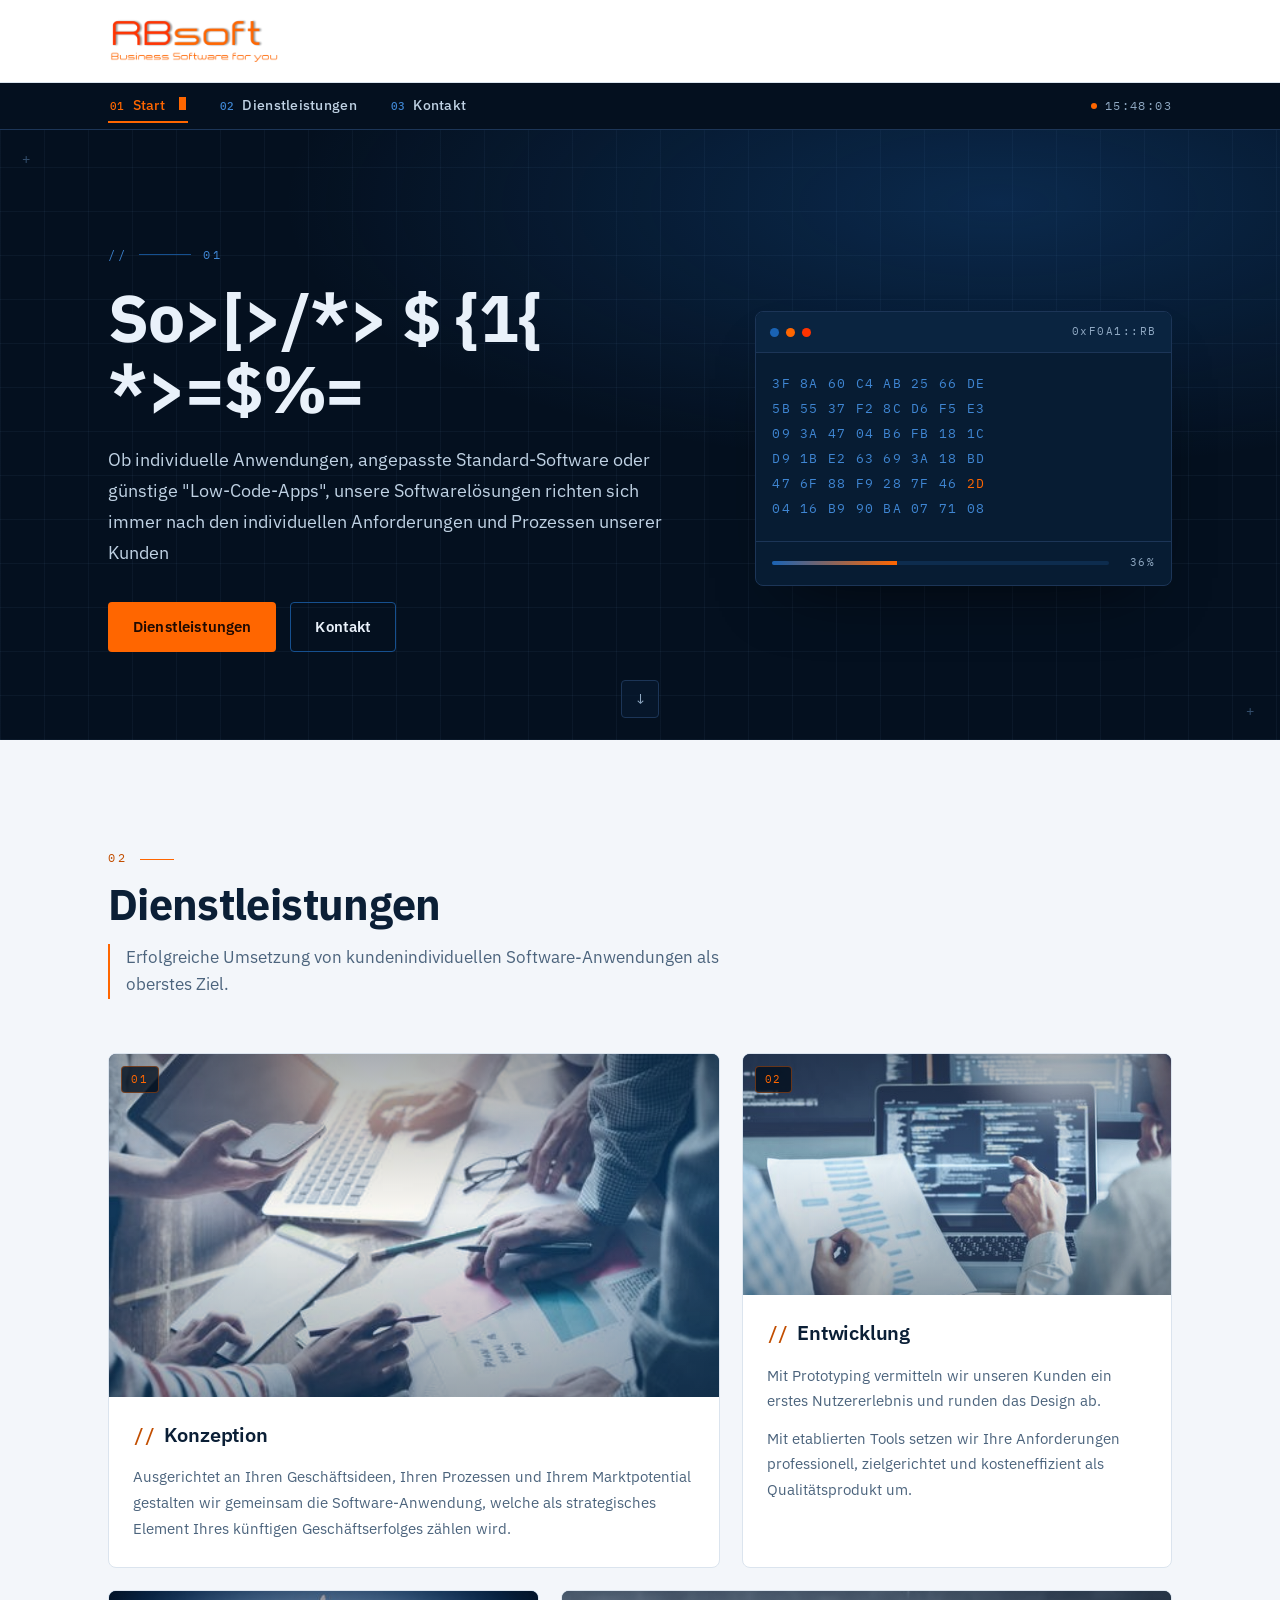
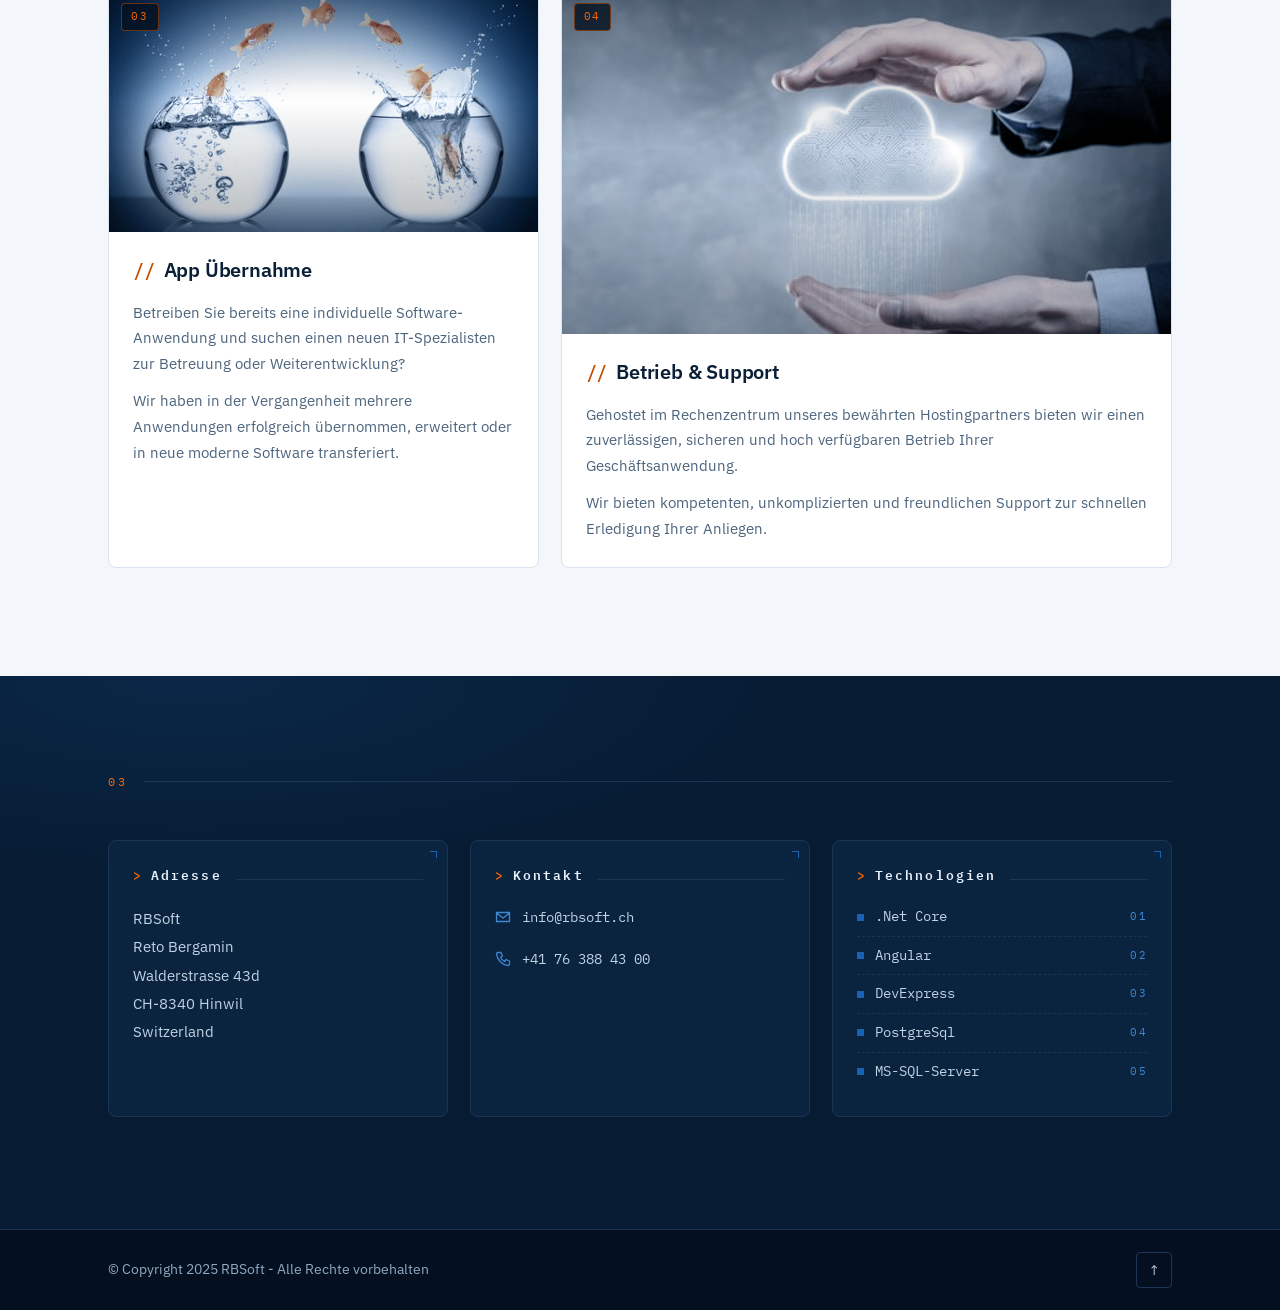
<file: RBsoft-Redesing-main/index.html>
<!doctype html>
<html lang="de" class="no-js">
<head>
<meta charset="utf-8">
<meta name="viewport" content="width=device-width, initial-scale=1">
<title>RBSoft – Software - die passt!</title>
<meta name="description" content="Ob individuelle Anwendungen, angepasste Standard-Software oder günstige &quot;Low-Code-Apps&quot;, unsere Softwarelösungen richten sich immer nach den individuellen Anforderungen und Prozessen unserer Kunden">
<meta name="theme-color" content="#04101f">
<link rel="icon" type="image/png" href="assets/img/rbsoft-logo.png">
<link rel="preload" href="assets/fonts/ibm-plex-sans-latin-400-normal.woff2" as="font" type="font/woff2" crossorigin>
<link rel="preload" href="assets/fonts/ibm-plex-sans-latin-600-normal.woff2" as="font" type="font/woff2" crossorigin>
<link rel="preload" href="assets/fonts/ibm-plex-mono-latin-400-normal.woff2" as="font" type="font/woff2" crossorigin>
<link rel="stylesheet" href="assets/css/main.css">
<script>
  /* Presentation-layer bootstrap: enables JS-only UI and decides whether the
     initialisation sequence runs (skipped for reduced motion + returning visitors). */
  (function () {
    var d = document.documentElement;
    d.classList.remove('no-js');
    d.classList.add('js');
    var skip = false;
    try {
      skip = window.matchMedia('(prefers-reduced-motion: reduce)').matches ||
             window.sessionStorage.getItem('rb-boot') === '1';
    } catch (e) { skip = false; }
    d.classList.add(skip ? 'boot-skipped' : 'booting');
  })();
</script>
</head>
<body>
<a class="skip-link" href="#main">Zum Hauptinhalt springen</a>

<!-- Initialisation sequence (presentation layer only, ~0.9s, self-removing) -->
<div id="boot" class="boot" aria-hidden="true">
  <div class="boot__frame">
    <div class="boot__hex mono" id="bootHex"></div>
    <div class="boot__bar"><span id="bootBar"></span></div>
    <div class="boot__status mono">
      <span class="boot__pct" id="bootPct">000</span>
      <span class="boot__ok" id="bootOk">&#10003;</span>
    </div>
  </div>
</div>

<!-- ===== Original header / logo (unchanged) ===== -->
<header class="site-header">
  <div class="container site-header__in">
    <img class="site-header__logo" src="assets/img/rbsoft-logo.png" width="406" height="122"
         alt="RBSoft – Business Software for you">
  </div>
</header>

<nav class="secnav" aria-label="Seitenbereiche">
  <div class="container secnav__in">
    <ul class="secnav__list">
      <li><a class="secnav__link" href="#start"><span class="secnav__idx mono" aria-hidden="true">01</span>Start<span class="secnav__cursor" aria-hidden="true"></span></a></li>
      <li><a class="secnav__link" href="#dienstleistungen"><span class="secnav__idx mono" aria-hidden="true">02</span>Dienstleistungen<span class="secnav__cursor" aria-hidden="true"></span></a></li>
      <li><a class="secnav__link" href="#kontakt"><span class="secnav__idx mono" aria-hidden="true">03</span>Kontakt<span class="secnav__cursor" aria-hidden="true"></span></a></li>
    </ul>
    <p class="secnav__sys mono" aria-hidden="true"><span class="secnav__dot"></span><span id="clock">00:00:00</span></p>
  </div>
</nav>

<main id="main">

  <!-- 01 / Hero -->
  <section class="hero" id="start" data-spy>
    <div class="container hero__in">
      <div class="hero__copy">
        <p class="hero__eyebrow mono" aria-hidden="true">//<span class="hero__eyeline"></span>01</p>
        <h1 class="hero__title" data-decode>Software - die passt!</h1>
        <p class="hero__lead">Ob individuelle Anwendungen, angepasste Standard-Software oder günstige "Low-Code-Apps", unsere Softwarelösungen richten sich immer nach den individuellen Anforderungen und Prozessen unserer Kunden</p>
        <div class="hero__cta">
          <a class="btn btn--primary" href="#dienstleistungen">Dienstleistungen</a>
          <a class="btn btn--ghost" href="#kontakt">Kontakt</a>
        </div>
      </div>
      <div class="terminal" aria-hidden="true">
        <div class="terminal__bar">
          <span class="terminal__dot terminal__dot--blue"></span>
          <span class="terminal__dot terminal__dot--orange"></span>
          <span class="terminal__dot terminal__dot--red"></span>
          <span class="terminal__sig mono">0xF0A1::RB</span>
        </div>
        <div class="terminal__body mono" id="hexStream">3F 8A 01 C4 7D 02 E9 10
6B 55 A0 1F 8C 04 D7 2E
09 F1 47 BB 03 9A 60 1C
74 08 E2 5D 06 C3 18 90
2B 6F A4 05 F8 11 83 4D
C7 16 5E 0A D0 29 71 0E</div>
        <div class="terminal__foot">
          <span class="terminal__track"><span id="heroBar"></span></span>
          <span class="terminal__pct mono" id="heroPct">38%</span>
        </div>
      </div>
    </div>
    <a class="hero__cue" href="#dienstleistungen" aria-label="Weiter zu Dienstleistungen">
      <span class="hero__cuebox mono" aria-hidden="true">&darr;</span>
    </a>
  </section>

  <!-- 02 / Dienstleistungen -->
  <section class="services" id="dienstleistungen" data-spy>
    <div class="container">
      <header class="sec-head" data-reveal>
        <p class="sec-head__idx mono" aria-hidden="true">02</p>
        <h2 class="sec-head__title" data-decode>Dienstleistungen</h2>
        <p class="sec-head__lead">Erfolgreiche Umsetzung von kundenindividuellen Software-Anwendungen als oberstes Ziel.</p>
      </header>

      <div class="cards">
        <article class="card card--w7" data-reveal>
          <div class="card__media">
            <img src="assets/img/services/konzeption.jpg" width="480" height="320" loading="lazy"
                 alt="Mehrere Personen planen an einem Tisch mit Laptop, Smartphone, farbigen Notizen und Diagrammen">
            <span class="card__idx mono" aria-hidden="true">01</span>
          </div>
          <div class="card__body">
            <h3 class="card__title">Konzeption</h3>
            <p>Ausgerichtet an Ihren Geschäftsideen, Ihren Prozessen und Ihrem Marktpotential gestalten wir gemeinsam die Software-Anwendung, welche als strategisches Element Ihres künftigen Geschäftserfolges zählen wird.</p>
          </div>
        </article>

        <article class="card card--w5" data-reveal style="--d:90ms">
          <div class="card__media">
            <img src="assets/img/services/entwicklung.jpg" width="480" height="320" loading="lazy"
                 alt="Quellcode auf mehreren Bildschirmen während ein Ablaufdiagramm auf Papier geprüft wird">
            <span class="card__idx mono" aria-hidden="true">02</span>
          </div>
          <div class="card__body">
            <h3 class="card__title">Entwicklung</h3>
            <p>Mit Prototyping vermitteln wir unseren Kunden ein erstes Nutzererlebnis und runden das Design ab.</p>
            <p>Mit etablierten Tools setzen wir Ihre Anforderungen professionell, zielgerichtet und kosteneffizient als Qualitätsprodukt um.</p>
          </div>
        </article>

        <article class="card card--w5" data-reveal>
          <div class="card__media">
            <img src="assets/img/services/app-uebernahme.jpg" width="480" height="320" loading="lazy"
                 alt="Goldfische springen von einem Fischglas in ein anderes, Sinnbild für die Übernahme einer Anwendung">
            <span class="card__idx mono" aria-hidden="true">03</span>
          </div>
          <div class="card__body">
            <h3 class="card__title">App Übernahme</h3>
            <p>Betreiben Sie bereits eine individuelle Software-Anwendung und suchen einen neuen IT-Spezialisten zur Betreuung oder Weiterentwicklung?</p>
            <p>Wir haben in der Vergangenheit mehrere Anwendungen erfolgreich übernommen, erweitert oder in neue moderne Software transferiert.</p>
          </div>
        </article>

        <article class="card card--w7" data-reveal style="--d:90ms">
          <div class="card__media">
            <img src="assets/img/services/betrieb-support.jpg" width="480" height="320" loading="lazy"
                 alt="Zwei Hände schützen eine leuchtende Wolke aus Leiterbahnen, Sinnbild für sicheren Betrieb">
            <span class="card__idx mono" aria-hidden="true">04</span>
          </div>
          <div class="card__body">
            <h3 class="card__title">Betrieb &amp; Support</h3>
            <p>Gehostet im Rechenzentrum unseres bewährten Hostingpartners bieten wir einen zuverlässigen, sicheren und hoch verfügbaren Betrieb Ihrer Geschäftsanwendung.</p>
            <p>Wir bieten kompetenten, unkomplizierten und freundlichen Support zur schnellen Erledigung Ihrer Anliegen.</p>
          </div>
        </article>
      </div>
    </div>
  </section>

  <!-- 03 / Kontakt -->
  <section class="contact" id="kontakt" data-spy>
    <div class="container">
      <div class="sec-rule" data-reveal>
        <p class="sec-rule__idx mono" aria-hidden="true">03</p>
        <span class="sec-rule__line" aria-hidden="true"></span>
      </div>

      <div class="panels">
        <section class="panel" data-reveal>
          <h3 class="panel__title mono">Adresse</h3>
          <p class="panel__lines">
            RBSoft<br>
            Reto Bergamin<br>
            Walderstrasse 43d<br>
            CH-8340 Hinwil<br>
            Switzerland
          </p>
        </section>

        <section class="panel" data-reveal style="--d:90ms">
          <h3 class="panel__title mono">Kontakt</h3>
          <ul class="panel__list">
            <li>
              <a href="mailto:info@rbsoft.ch">
                <svg class="panel__ico" viewBox="0 0 16 16" aria-hidden="true"><path d="M1.5 3.5h13v9h-13zM1.5 4l6.5 5 6.5-5"/></svg>
                <span class="mono">info@rbsoft.ch</span>
              </a>
            </li>
            <li>
              <a href="tel:+41763884300">
                <svg class="panel__ico" viewBox="0 0 16 16" aria-hidden="true"><path d="M3 1.5h3l1.5 3.5-2 1.5a10 10 0 0 0 4 4l1.5-2 3.5 1.5v3a1.5 1.5 0 0 1-1.6 1.5A13.5 13.5 0 0 1 1.5 3.1 1.5 1.5 0 0 1 3 1.5z"/></svg>
                <span class="mono">+41 76 388 43 00</span>
              </a>
            </li>
          </ul>
        </section>

        <section class="panel" data-reveal style="--d:180ms">
          <h3 class="panel__title mono">Technologien</h3>
          <ul class="stack">
            <li class="mono" data-i="01">.Net Core</li>
            <li class="mono" data-i="02">Angular</li>
            <li class="mono" data-i="03">DevExpress</li>
            <li class="mono" data-i="04">PostgreSql</li>
            <li class="mono" data-i="05">MS-SQL-Server</li>
          </ul>
        </section>
      </div>
    </div>
  </section>
</main>

<footer class="site-footer">
  <div class="container site-footer__in">
    <p class="site-footer__copy">© Copyright 2025 RBSoft - Alle Rechte vorbehalten</p>
    <a class="site-footer__top mono" href="#start" aria-label="Zum Seitenanfang">&uarr;</a>
  </div>
</footer>

<script src="assets/js/main.js"></script>
</body>
</html>
</file>
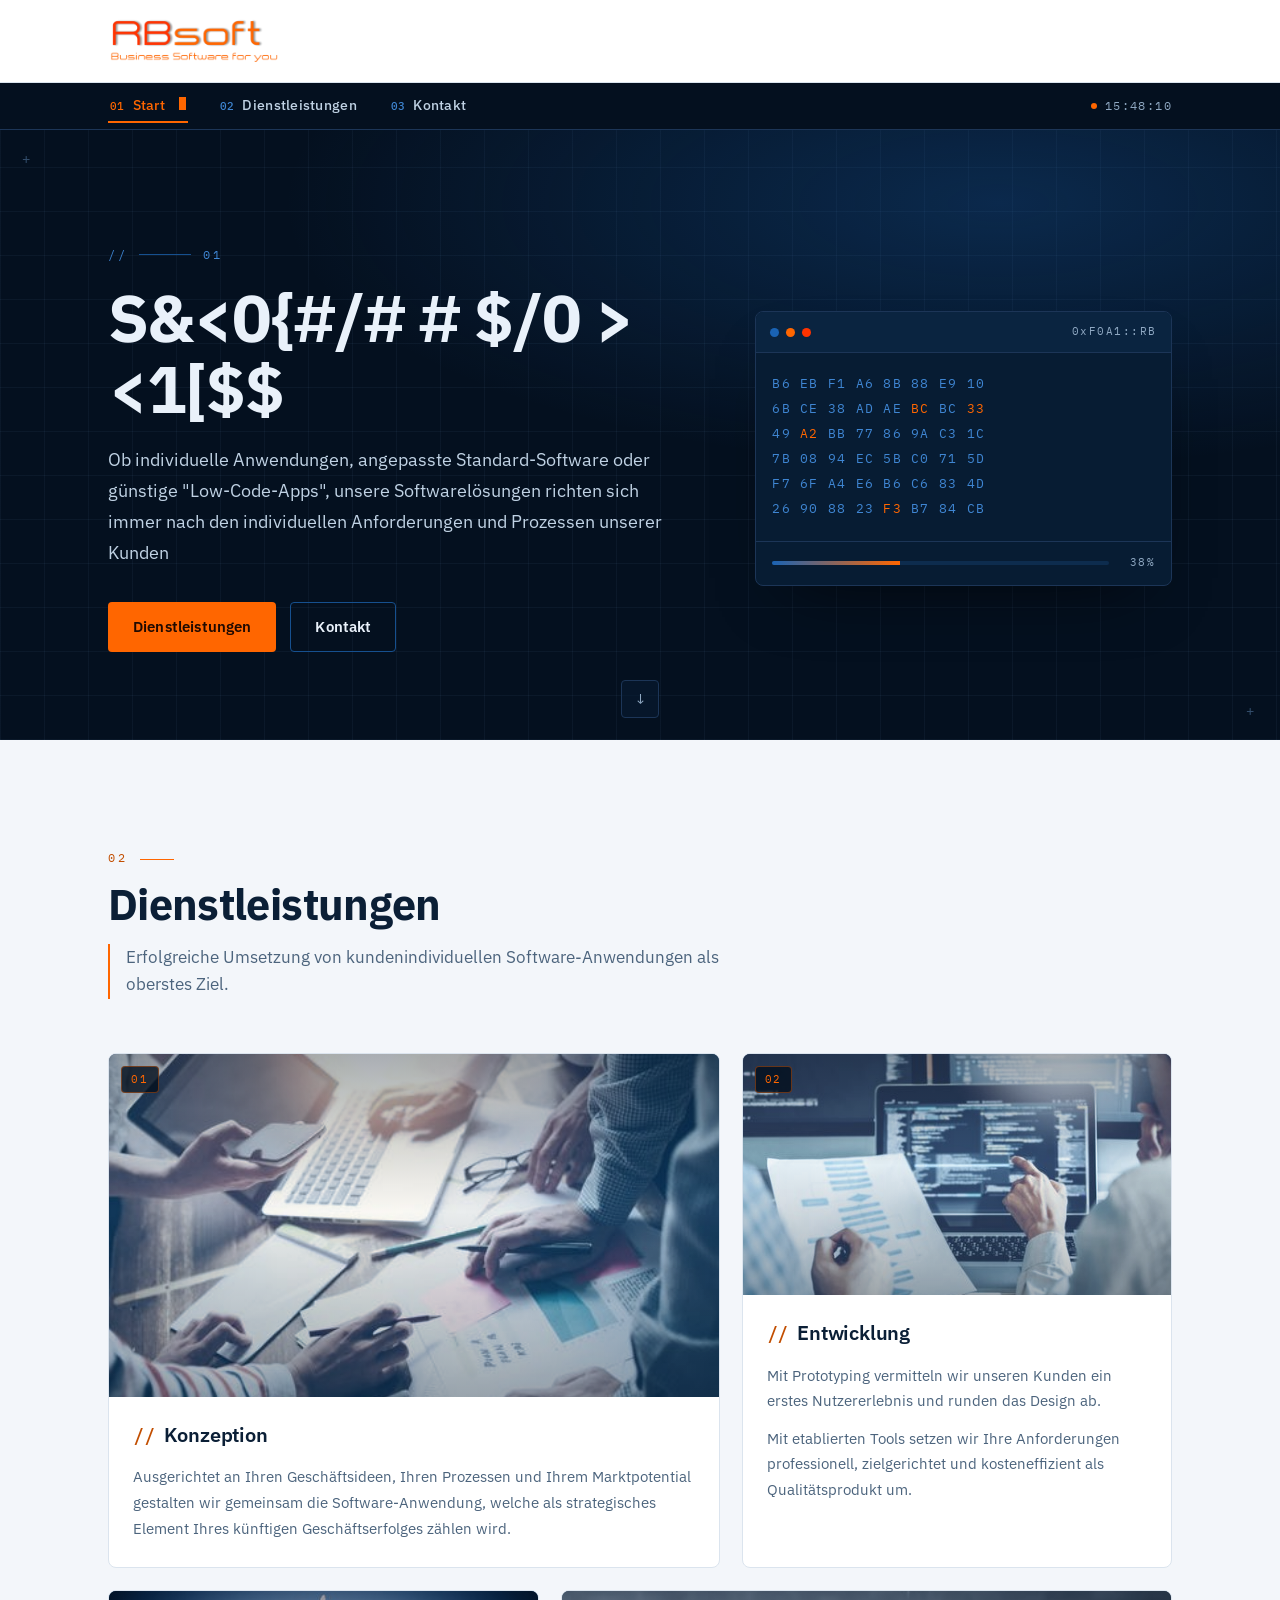
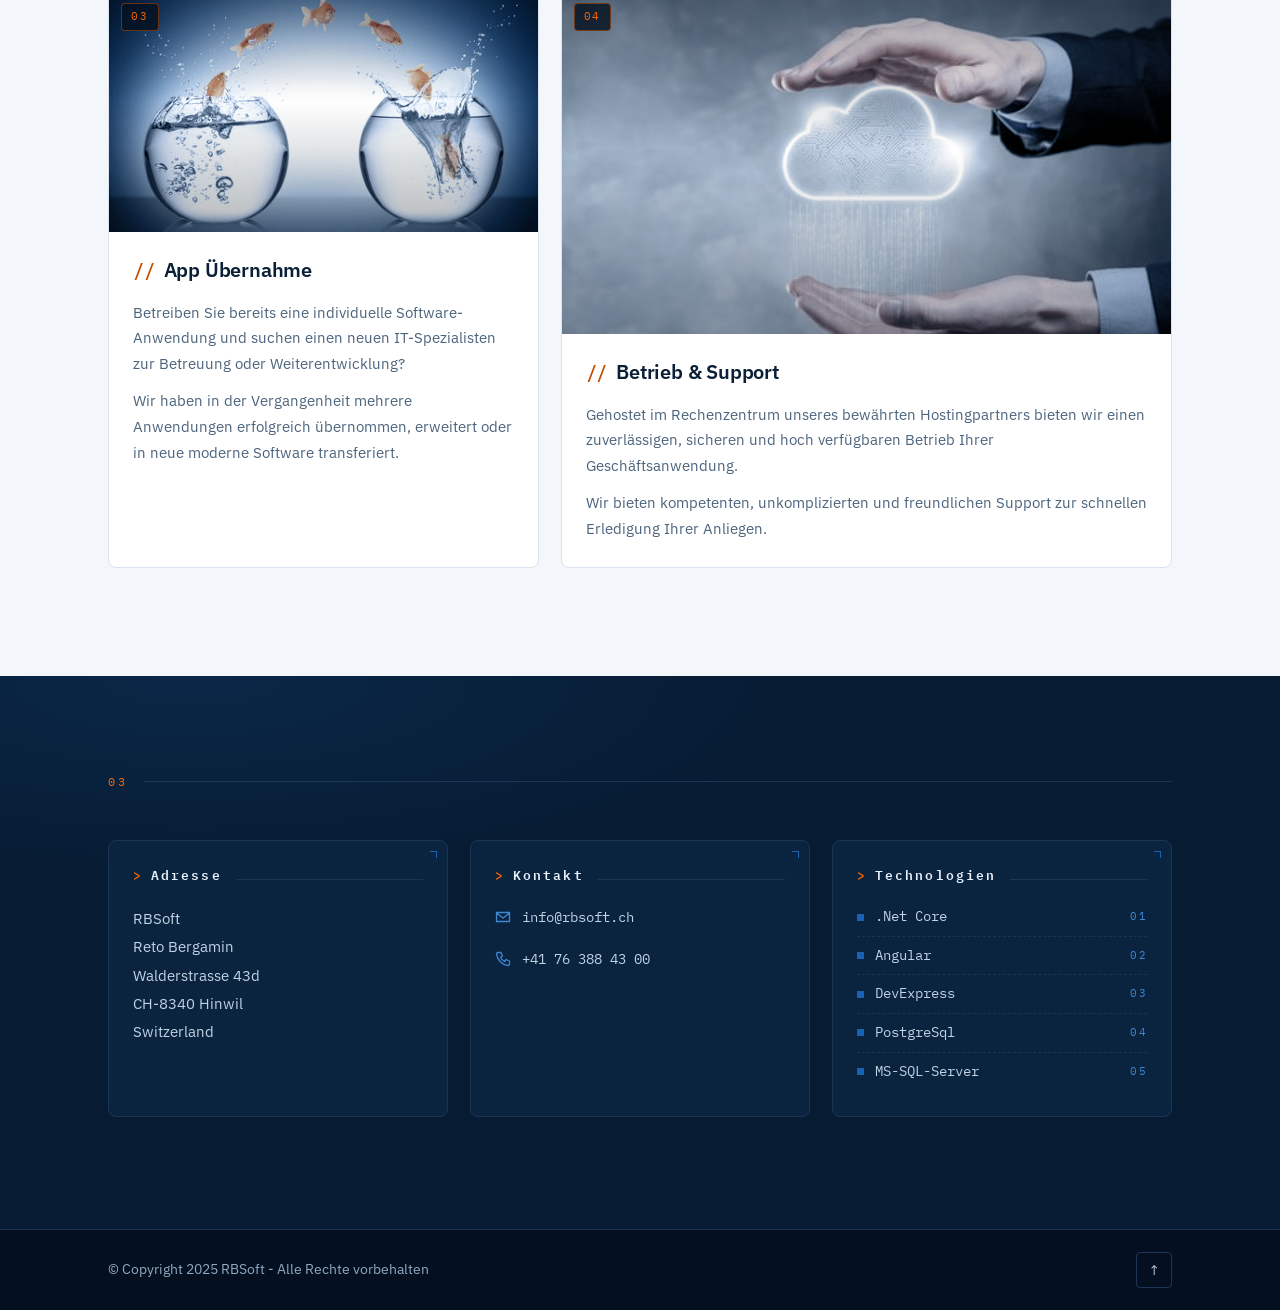
<file: RBsoft/index.html>
<!doctype html>
<html lang="de" class="no-js">
<head>
<meta charset="utf-8">
<meta name="viewport" content="width=device-width, initial-scale=1">
<title>RBSoft – Software - die passt!</title>
<meta name="description" content="Ob individuelle Anwendungen, angepasste Standard-Software oder günstige &quot;Low-Code-Apps&quot;, unsere Softwarelösungen richten sich immer nach den individuellen Anforderungen und Prozessen unserer Kunden">
<meta name="theme-color" content="#04101f">
<link rel="icon" type="image/png" href="/RBsoft/assets/img/rbsoft-logo.png">
<link rel="preload" href="/RBsoft/assets/fonts/ibm-plex-sans-latin-400-normal.woff2" as="font" type="font/woff2" crossorigin>
<link rel="preload" href="/RBsoft/assets/fonts/ibm-plex-sans-latin-600-normal.woff2" as="font" type="font/woff2" crossorigin>
<link rel="preload" href="/RBsoft/assets/fonts/ibm-plex-mono-latin-400-normal.woff2" as="font" type="font/woff2" crossorigin>
<link rel="stylesheet" href="/RBsoft/assets/css/main.css">
<script>
  /* Presentation-layer bootstrap: enables JS-only UI and decides whether the
     initialisation sequence runs (skipped for reduced motion + returning visitors). */
  (function () {
    var d = document.documentElement;
    d.classList.remove('no-js');
    d.classList.add('js');
    var skip = false;
    try {
      skip = window.matchMedia('(prefers-reduced-motion: reduce)').matches ||
             window.sessionStorage.getItem('rb-boot') === '1';
    } catch (e) { skip = false; }
    d.classList.add(skip ? 'boot-skipped' : 'booting');
  })();
</script>
</head>
<body>
<a class="skip-link" href="#main">Zum Hauptinhalt springen</a>

<!-- Initialisation sequence (presentation layer only, ~0.9s, self-removing) -->
<div id="boot" class="boot" aria-hidden="true">
  <div class="boot__frame">
    <div class="boot__hex mono" id="bootHex"></div>
    <div class="boot__bar"><span id="bootBar"></span></div>
    <div class="boot__status mono">
      <span class="boot__pct" id="bootPct">000</span>
      <span class="boot__ok" id="bootOk">&#10003;</span>
    </div>
  </div>
</div>

<!-- ===== Original header / logo (unchanged) ===== -->
<header class="site-header">
  <div class="container site-header__in">
    <img class="site-header__logo" src="/RBsoft/assets/img/rbsoft-logo.png" width="406" height="122"
         alt="RBSoft – Business Software for you">
  </div>
</header>

<nav class="secnav" aria-label="Seitenbereiche">
  <div class="container secnav__in">
    <ul class="secnav__list">
      <li><a class="secnav__link" href="#start"><span class="secnav__idx mono" aria-hidden="true">01</span>Start<span class="secnav__cursor" aria-hidden="true"></span></a></li>
      <li><a class="secnav__link" href="#dienstleistungen"><span class="secnav__idx mono" aria-hidden="true">02</span>Dienstleistungen<span class="secnav__cursor" aria-hidden="true"></span></a></li>
      <li><a class="secnav__link" href="#kontakt"><span class="secnav__idx mono" aria-hidden="true">03</span>Kontakt<span class="secnav__cursor" aria-hidden="true"></span></a></li>
    </ul>
    <p class="secnav__sys mono" aria-hidden="true"><span class="secnav__dot"></span><span id="clock">00:00:00</span></p>
  </div>
</nav>

<main id="main">

  <!-- 01 / Hero -->
  <section class="hero" id="start" data-spy>
    <div class="container hero__in">
      <div class="hero__copy">
        <p class="hero__eyebrow mono" aria-hidden="true">//<span class="hero__eyeline"></span>01</p>
        <h1 class="hero__title" data-decode>Software - die passt!</h1>
        <p class="hero__lead">Ob individuelle Anwendungen, angepasste Standard-Software oder günstige "Low-Code-Apps", unsere Softwarelösungen richten sich immer nach den individuellen Anforderungen und Prozessen unserer Kunden</p>
        <div class="hero__cta">
          <a class="btn btn--primary" href="#dienstleistungen">Dienstleistungen</a>
          <a class="btn btn--ghost" href="#kontakt">Kontakt</a>
        </div>
      </div>
      <div class="terminal" aria-hidden="true">
        <div class="terminal__bar">
          <span class="terminal__dot terminal__dot--blue"></span>
          <span class="terminal__dot terminal__dot--orange"></span>
          <span class="terminal__dot terminal__dot--red"></span>
          <span class="terminal__sig mono">0xF0A1::RB</span>
        </div>
        <div class="terminal__body mono" id="hexStream">3F 8A 01 C4 7D 02 E9 10
6B 55 A0 1F 8C 04 D7 2E
09 F1 47 BB 03 9A 60 1C
74 08 E2 5D 06 C3 18 90
2B 6F A4 05 F8 11 83 4D
C7 16 5E 0A D0 29 71 0E</div>
        <div class="terminal__foot">
          <span class="terminal__track"><span id="heroBar"></span></span>
          <span class="terminal__pct mono" id="heroPct">38%</span>
        </div>
      </div>
    </div>
    <a class="hero__cue" href="#dienstleistungen" aria-label="Weiter zu Dienstleistungen">
      <span class="hero__cuebox mono" aria-hidden="true">&darr;</span>
    </a>
  </section>

  <!-- 02 / Dienstleistungen -->
  <section class="services" id="dienstleistungen" data-spy>
    <div class="container">
      <header class="sec-head" data-reveal>
        <p class="sec-head__idx mono" aria-hidden="true">02</p>
        <h2 class="sec-head__title" data-decode>Dienstleistungen</h2>
        <p class="sec-head__lead">Erfolgreiche Umsetzung von kundenindividuellen Software-Anwendungen als oberstes Ziel.</p>
      </header>

      <div class="cards">
        <article class="card card--w7" data-reveal>
          <div class="card__media">
            <img src="/RBsoft/assets/img/services/konzeption.jpg" width="480" height="320" loading="lazy"
                 alt="Mehrere Personen planen an einem Tisch mit Laptop, Smartphone, farbigen Notizen und Diagrammen">
            <span class="card__idx mono" aria-hidden="true">01</span>
          </div>
          <div class="card__body">
            <h3 class="card__title">Konzeption</h3>
            <p>Ausgerichtet an Ihren Geschäftsideen, Ihren Prozessen und Ihrem Marktpotential gestalten wir gemeinsam die Software-Anwendung, welche als strategisches Element Ihres künftigen Geschäftserfolges zählen wird.</p>
          </div>
        </article>

        <article class="card card--w5" data-reveal style="--d:90ms">
          <div class="card__media">
            <img src="/RBsoft/assets/img/services/entwicklung.jpg" width="480" height="320" loading="lazy"
                 alt="Quellcode auf mehreren Bildschirmen während ein Ablaufdiagramm auf Papier geprüft wird">
            <span class="card__idx mono" aria-hidden="true">02</span>
          </div>
          <div class="card__body">
            <h3 class="card__title">Entwicklung</h3>
            <p>Mit Prototyping vermitteln wir unseren Kunden ein erstes Nutzererlebnis und runden das Design ab.</p>
            <p>Mit etablierten Tools setzen wir Ihre Anforderungen professionell, zielgerichtet und kosteneffizient als Qualitätsprodukt um.</p>
          </div>
        </article>

        <article class="card card--w5" data-reveal>
          <div class="card__media">
            <img src="/RBsoft/assets/img/services/app-uebernahme.jpg" width="480" height="320" loading="lazy"
                 alt="Goldfische springen von einem Fischglas in ein anderes, Sinnbild für die Übernahme einer Anwendung">
            <span class="card__idx mono" aria-hidden="true">03</span>
          </div>
          <div class="card__body">
            <h3 class="card__title">App Übernahme</h3>
            <p>Betreiben Sie bereits eine individuelle Software-Anwendung und suchen einen neuen IT-Spezialisten zur Betreuung oder Weiterentwicklung?</p>
            <p>Wir haben in der Vergangenheit mehrere Anwendungen erfolgreich übernommen, erweitert oder in neue moderne Software transferiert.</p>
          </div>
        </article>

        <article class="card card--w7" data-reveal style="--d:90ms">
          <div class="card__media">
            <img src="/RBsoft/assets/img/services/betrieb-support.jpg" width="480" height="320" loading="lazy"
                 alt="Zwei Hände schützen eine leuchtende Wolke aus Leiterbahnen, Sinnbild für sicheren Betrieb">
            <span class="card__idx mono" aria-hidden="true">04</span>
          </div>
          <div class="card__body">
            <h3 class="card__title">Betrieb &amp; Support</h3>
            <p>Gehostet im Rechenzentrum unseres bewährten Hostingpartners bieten wir einen zuverlässigen, sicheren und hoch verfügbaren Betrieb Ihrer Geschäftsanwendung.</p>
            <p>Wir bieten kompetenten, unkomplizierten und freundlichen Support zur schnellen Erledigung Ihrer Anliegen.</p>
          </div>
        </article>
      </div>
    </div>
  </section>

  <!-- 03 / Kontakt -->
  <section class="contact" id="kontakt" data-spy>
    <div class="container">
      <div class="sec-rule" data-reveal>
        <p class="sec-rule__idx mono" aria-hidden="true">03</p>
        <span class="sec-rule__line" aria-hidden="true"></span>
      </div>

      <div class="panels">
        <section class="panel" data-reveal>
          <h3 class="panel__title mono">Adresse</h3>
          <p class="panel__lines">
            RBSoft<br>
            Reto Bergamin<br>
            Walderstrasse 43d<br>
            CH-8340 Hinwil<br>
            Switzerland
          </p>
        </section>

        <section class="panel" data-reveal style="--d:90ms">
          <h3 class="panel__title mono">Kontakt</h3>
          <ul class="panel__list">
            <li>
              <a href="mailto:info@rbsoft.ch">
                <svg class="panel__ico" viewBox="0 0 16 16" aria-hidden="true"><path d="M1.5 3.5h13v9h-13zM1.5 4l6.5 5 6.5-5"/></svg>
                <span class="mono">info@rbsoft.ch</span>
              </a>
            </li>
            <li>
              <a href="tel:+41763884300">
                <svg class="panel__ico" viewBox="0 0 16 16" aria-hidden="true"><path d="M3 1.5h3l1.5 3.5-2 1.5a10 10 0 0 0 4 4l1.5-2 3.5 1.5v3a1.5 1.5 0 0 1-1.6 1.5A13.5 13.5 0 0 1 1.5 3.1 1.5 1.5 0 0 1 3 1.5z"/></svg>
                <span class="mono">+41 76 388 43 00</span>
              </a>
            </li>
          </ul>
        </section>

        <section class="panel" data-reveal style="--d:180ms">
          <h3 class="panel__title mono">Technologien</h3>
          <ul class="stack">
            <li class="mono" data-i="01">.Net Core</li>
            <li class="mono" data-i="02">Angular</li>
            <li class="mono" data-i="03">DevExpress</li>
            <li class="mono" data-i="04">PostgreSql</li>
            <li class="mono" data-i="05">MS-SQL-Server</li>
          </ul>
        </section>
      </div>
    </div>
  </section>
</main>

<footer class="site-footer">
  <div class="container site-footer__in">
    <p class="site-footer__copy">© Copyright 2025 RBSoft - Alle Rechte vorbehalten</p>
    <a class="site-footer__top mono" href="#start" aria-label="Zum Seitenanfang">&uarr;</a>
  </div>
</footer>

<script src="/RBsoft/assets/js/main.js"></script>
</body>
</html>
</file>
<file: assets/css/style.css>
/* ================================================================
   1. DESIGN TOKENS
   ================================================================ */
:root {
  /* color — light */
  --bg: #f6f5f2;
  --bg-elev: #ffffff;
  --bg-subtle: #edebe6;
  --text: #16181d;
  --text-muted: #565e6a;
  --border: #e3e1db;
  --border-strong: #d2d0c8;
  --accent: #2447c8;
  --accent-strong: #1b379f;
  --accent-contrast: #ffffff;
  --accent-soft: rgba(36, 71, 200, 0.09);
  --focus: #2447c8;
  --success: #1f7a3d;
  --success-soft: rgba(31, 122, 61, 0.10);
  --success-border: rgba(31, 122, 61, 0.35);
  --danger: #b42318;
  --danger-soft: rgba(180, 35, 24, 0.08);
  --danger-border: rgba(180, 35, 24, 0.35);

  /* project tones — RoboFight (dark blue, robotic) */
  --rf-bg-1: #0e1d42;
  --rf-bg-2: #0a142e;
  --rf-border: rgba(255, 255, 255, 0.12);
  --rf-accent: #8aa8f2;
  --rf-text: #eaeef8;
  --rf-muted: rgba(234, 238, 248, 0.74);
  --rf-panel: rgba(255, 255, 255, 0.045);

      /* project tones — FoodSync (plant green, kitchen tone) */
      --fs-bg-1: #22442d;
      --fs-bg-2: #142a1a;
      --fs-border: rgba(255, 255, 255, 0.12);
      --fs-accent: #e7b271;
      --fs-text: #eef6ec;
      --fs-muted: rgba(238, 246, 236, 0.75);
      --fs-panel: rgba(255, 255, 255, 0.05);

  /* project tones — RBSoft (blue with orange/red brand accents) */
  --rb-bg-1: #0d2c4e;
  --rb-bg-2: #04101f;
  --rb-border: rgba(255, 102, 0, 0.42);
  --rb-accent: #ff7a1f;
  --rb-accent-hot: #ff4b35;
  --rb-text: #edf5ff;
  --rb-muted: rgba(237, 245, 255, 0.78);
  --rb-panel: rgba(255, 255, 255, 0.05);

  /* spacing */
  --sp-1: 4px;
  --sp-2: 8px;
  --sp-3: 12px;
  --sp-4: 16px;
  --sp-5: 24px;
  --sp-6: 32px;
  --sp-7: 48px;
  --sp-8: 64px;
  --sp-9: 96px;

  /* radius — one main, one small */
  --radius: 14px;
  --radius-sm: 8px;

  /* shadows */
  --shadow-sm: 0 1px 2px rgba(17, 20, 26, 0.05);
  --shadow-md: 0 12px 32px -16px rgba(17, 20, 26, 0.18);

  /* typography */
  --font-sans: "Inter", system-ui, -apple-system, "Segoe UI", Roboto, sans-serif;
  --font-display: "Sora", "Inter", system-ui, -apple-system, "Segoe UI", sans-serif;
  --font-mono: "IBM Plex Mono", ui-monospace, SFMono-Regular, Menlo, Consolas, monospace;

  --text-xs: 0.75rem;    /* 12 — eyebrows, meta */
  --text-sm: 0.875rem;   /* 14 — secondary copy */
  --text-base: 1rem;     /* 16 — body */
  --text-lg: 1.125rem;   /* 18 — leads */
  --text-xl: 1.25rem;    /* 20 — card titles */
  --text-h3: clamp(1.25rem, 1.15rem + 0.5vw, 1.5rem);
  --text-h2: clamp(1.75rem, 1.45rem + 1.4vw, 2.35rem);
  --text-h1: clamp(2.6rem, 1.6rem + 4vw, 4.25rem);

  --leading: 1.6;
  --leading-tight: 1.2;

  /* motion */
  --ease: cubic-bezier(0.22, 1, 0.36, 1);
  --dur: 200ms;

  /* layout */
  --header-h: 68px;
  --container: 1140px;
  --container-pad: 24px;
}

/* color — dark */
[data-theme="dark"] {
  --bg: #101216;
  --bg-elev: #171a20;
  --bg-subtle: #1e222a;
  --text: #e8eaee;
  --text-muted: #9aa2ae;
  --border: #272c35;
  --border-strong: #343b46;
  --accent: #7c9cf5;
  --accent-strong: #93adf8;
  --accent-contrast: #0d1220;
  --accent-soft: rgba(124, 156, 245, 0.12);
  --focus: #7c9cf5;
  --success: #4caf71;
  --success-soft: rgba(76, 175, 113, 0.12);
  --success-border: rgba(76, 175, 113, 0.40);
  --danger: #f06a5f;
  --danger-soft: rgba(240, 106, 95, 0.10);
  --danger-border: rgba(240, 106, 95, 0.40);
  --shadow-sm: 0 1px 2px rgba(0, 0, 0, 0.35);
  --shadow-md: 0 14px 36px -16px rgba(0, 0, 0, 0.55);
}

/* ================================================================
   2. BASE
   ================================================================ */
*, *::before, *::after { box-sizing: border-box; }
* { margin: 0; }

html {
  -webkit-text-size-adjust: 100%;
  scroll-padding-top: calc(var(--header-h) + 24px);
}
@media (prefers-reduced-motion: no-preference) {
  html { scroll-behavior: smooth; }
}

body {
  font-family: var(--font-sans);
  font-size: var(--text-base);
  line-height: var(--leading);
  color: var(--text);
  background: var(--bg);
  -webkit-font-smoothing: antialiased;
  text-rendering: optimizeLegibility;
  transition: background-color var(--dur) var(--ease), color var(--dur) var(--ease);
}

img, svg, picture, video { display: block; max-width: 100%; }
input, button, textarea, select { font: inherit; color: inherit; }
button { cursor: pointer; background: none; border: 0; padding: 0; }
ul, ol { list-style: none; padding: 0; }
a { color: inherit; text-decoration: none; }
h1, h2, h3 { font-family: var(--font-display); font-weight: 600; line-height: var(--leading-tight); letter-spacing: -0.015em; }

::selection { background: var(--accent-soft); }

:focus-visible {
  outline: 2px solid var(--focus);
  outline-offset: 2px;
  border-radius: var(--radius-sm);
}

.skip-link {
  position: fixed;
  top: -60px;
  left: 16px;
  z-index: 200;
  padding: 10px 16px;
  background: var(--accent);
  color: var(--accent-contrast);
  border-radius: var(--radius-sm);
  font-size: var(--text-sm);
  font-weight: 600;
  transition: top var(--dur) var(--ease);
}
.skip-link:focus { top: 12px; }

/* ================================================================
   3. TYPOGRAPHIC SCALE & SECTION SYSTEM
   ================================================================ */
.container {
  width: min(var(--container), 100% - (var(--container-pad) * 2));
  margin-inline: auto;
}

section { padding-block: var(--sp-9); }

.eyebrow {
  display: inline-flex;
  align-items: center;
  gap: var(--sp-3);
  font-family: var(--font-mono);
  font-size: var(--text-xs);
  font-weight: 500;
  letter-spacing: 0.14em;
  text-transform: uppercase;
  color: var(--accent);
}
.eyebrow::before {
  content: "";
  width: 28px;
  height: 1px;
  background: currentColor;
  opacity: 0.7;
}

.section-head { max-width: 720px; margin-bottom: var(--sp-7); }
.section-head h2 {
  font-size: var(--text-h2);
  margin-top: var(--sp-4);
}
.section-head .lead {
  margin-top: var(--sp-4);
  color: var(--text-muted);
  font-size: var(--text-lg);
}

.text-link {
  color: var(--accent);
  font-weight: 500;
  text-decoration: underline;
  text-decoration-thickness: 1px;
  text-decoration-color: var(--accent);
  text-underline-offset: 3px;
  text-decoration-color: color-mix(in srgb, var(--accent) 40%, transparent);
  transition: text-decoration-color var(--dur) var(--ease);
}
.text-link:hover { text-decoration-color: var(--accent); }

/* ================================================================
   4. COMPONENTS — buttons, cards, tags, chips
   ================================================================ */
.icon { width: 20px; height: 20px; flex: none; }

.btn {
  display: inline-flex;
  align-items: center;
  justify-content: center;
  gap: 10px;
  padding: 12px 20px;
  border: 1px solid transparent;
  border-radius: var(--radius-sm);
  font-family: var(--font-sans);
  font-size: 0.9375rem;
  font-weight: 500;
  line-height: 1;
  transition: background-color var(--dur) var(--ease), border-color var(--dur) var(--ease), color var(--dur) var(--ease), box-shadow var(--dur) var(--ease);
}
.btn-primary {
  background: var(--accent);
  color: var(--accent-contrast);
}
.btn-primary:hover { background: var(--accent-strong); }
.btn-primary:active { background: var(--accent-strong); transform: translateY(1px); }

.btn-secondary {
  background: var(--bg-elev);
  border-color: var(--border-strong);
  color: var(--text);
  box-shadow: var(--shadow-sm);
}
.btn-secondary:hover { border-color: var(--text-muted); background: var(--bg-subtle); }
.btn-secondary:active { transform: translateY(1px); }

.btn:disabled {
  opacity: 0.65;
  cursor: not-allowed;
  transform: none;
}

/* buttons on dark project surfaces */
.btn-on-dark {
  background: var(--surface-accent, #8aa8f2);
  color: var(--surface-bg, #0a142e);
}
.btn-on-dark:hover { filter: brightness(1.08); }
.btn-on-dark:active { transform: translateY(1px); }

.card {
  background: var(--bg-elev);
  border: 1px solid var(--border);
  border-radius: var(--radius);
  box-shadow: var(--shadow-sm);
}

.tag {
  display: inline-flex;
  align-items: center;
  padding: 4px 10px;
  border-radius: var(--radius-sm);
  font-family: var(--font-mono);
  font-size: var(--text-xs);
  font-weight: 500;
  letter-spacing: 0.08em;
  text-transform: uppercase;
  border: 1px solid var(--border);
  background: var(--bg-subtle);
  color: var(--text-muted);
}

.chip {
  display: inline-flex;
  align-items: center;
  padding: 7px 14px;
  border-radius: var(--radius-sm);
  font-size: 0.875rem;
  font-weight: 500;
  color: var(--text);
  background: var(--bg);
  border: 1px solid var(--border);
}

/* ================================================================
   5. HEADER / NAVIGATION
   ================================================================ */
.site-header {
  position: sticky;
  top: 0;
  z-index: 100;
  background: var(--bg);
  border-bottom: 1px solid transparent;
  transition: border-color var(--dur) var(--ease), box-shadow var(--dur) var(--ease);
}
.site-header.is-scrolled {
  border-bottom-color: var(--border);
  box-shadow: var(--shadow-sm);
}

.header-inner {
  display: flex;
  align-items: center;
  gap: var(--sp-5);
  height: var(--header-h);
}

.brand {
  display: inline-flex;
  align-items: center;
  gap: var(--sp-3);
  font-family: var(--font-display);
  font-weight: 600;
  font-size: 1rem;
  letter-spacing: -0.01em;
  margin-right: auto;
}
.brand:hover { color: var(--text-muted); }
.brand-mark {
  display: inline-flex;
  align-items: center;
  justify-content: center;
  width: 36px;
  height: 36px;
  border-radius: var(--radius-sm);
  background: var(--text);
  color: var(--bg);
  font-family: var(--font-mono);
  font-size: 0.8125rem;
  font-weight: 500;
  letter-spacing: 0.04em;
  transition: background-color var(--dur) var(--ease), color var(--dur) var(--ease);
}

.site-nav ul {
  display: flex;
  align-items: center;
  gap: var(--sp-2);
}
.nav-link {
  display: inline-flex;
  padding: 8px 12px;
  border-radius: var(--radius-sm);
  font-size: 0.9375rem;
  font-weight: 500;
  color: var(--text-muted);
  transition: color var(--dur) var(--ease), background-color var(--dur) var(--ease);
}
.nav-link:hover { color: var(--text); background: var(--bg-subtle); }
.nav-link[aria-current="true"] { color: var(--text); background: var(--bg-subtle); }

.header-controls {
  display: flex;
  align-items: center;
  gap: var(--sp-2);
}

.lang-switch {
  display: inline-flex;
  padding: 3px;
  border: 1px solid var(--border);
  border-radius: var(--radius-sm);
  background: var(--bg-elev);
}
.lang-btn {
  padding: 6px 10px;
  border-radius: calc(var(--radius-sm) - 3px);
  font-family: var(--font-mono);
  font-size: var(--text-xs);
  font-weight: 500;
  letter-spacing: 0.06em;
  color: var(--text-muted);
  transition: background-color var(--dur) var(--ease), color var(--dur) var(--ease);
}
.lang-btn:hover { color: var(--text); }
.lang-btn[aria-pressed="true"] {
  background: var(--text);
  color: var(--bg);
}

.icon-btn {
  display: inline-flex;
  align-items: center;
  justify-content: center;
  width: 40px;
  height: 40px;
  border-radius: var(--radius-sm);
  border: 1px solid var(--border);
  background: var(--bg-elev);
  color: var(--text-muted);
  transition: color var(--dur) var(--ease), background-color var(--dur) var(--ease), border-color var(--dur) var(--ease);
}
.icon-btn:hover { color: var(--text); background: var(--bg-subtle); }
.icon-btn .icon { width: 18px; height: 18px; }

[data-theme="light"] .icon-sun { display: none; }
[data-theme="dark"] .icon-moon { display: none; }

.menu-btn { display: none; }
.menu-btn .icon-close { display: none; }
.menu-btn[aria-expanded="true"] .icon-menu { display: none; }
.menu-btn[aria-expanded="true"] .icon-close { display: block; }

/* ================================================================
   6. HERO
   ================================================================ */
.hero { padding-top: calc(var(--header-h) + var(--sp-8)); padding-bottom: var(--sp-9); }

.hero-grid {
  display: grid;
  grid-template-columns: 1.15fr 0.85fr;
  gap: var(--sp-8);
  align-items: center;
}

.hero h1 {
  font-size: var(--text-h1);
  font-weight: 700;
  margin-top: var(--sp-5);
}
.hero h1 .dot { color: var(--accent); }

.hero-lead {
  margin-top: var(--sp-5);
  max-width: 34rem;
  font-size: var(--text-lg);
  color: var(--text-muted);
}
.hero-lead strong {
  display: block;
  font-family: var(--font-display);
  font-weight: 600;
  font-size: var(--text-xl);
  color: var(--text);
  margin-bottom: var(--sp-2);
}

.hero-actions {
  display: flex;
  flex-wrap: wrap;
  gap: var(--sp-3);
  margin-top: var(--sp-6);
}

.hero-meta {
  display: flex;
  flex-wrap: wrap;
  gap: var(--sp-2) var(--sp-5);
  margin-top: var(--sp-6);
  font-family: var(--font-mono);
  font-size: var(--text-xs);
  letter-spacing: 0.06em;
  color: var(--text-muted);
}
.hero-meta span { display: inline-flex; align-items: center; gap: var(--sp-2); }
.hero-meta span + span::before { content: "·"; }

.facts-card { padding: var(--sp-6); }
.facts-title {
  font-family: var(--font-mono);
  font-size: var(--text-xs);
  font-weight: 500;
  letter-spacing: 0.14em;
  text-transform: uppercase;
  color: var(--text-muted);
  margin-bottom: var(--sp-4);
}
.fact { padding-top: var(--sp-4); }
.fact + .fact { border-top: 1px solid var(--border); margin-top: var(--sp-4); }
.fact dt {
  font-family: var(--font-mono);
  font-size: var(--text-xs);
  letter-spacing: 0.08em;
  text-transform: uppercase;
  color: var(--text-muted);
}
.fact dd {
  margin-top: var(--sp-1);
  font-size: 0.9375rem;
  font-weight: 500;
}

/* ================================================================
   7. LINKS SECTION
   ================================================================ */
.links-grid {
  display: grid;
  grid-template-columns: repeat(2, 1fr);
  gap: var(--sp-4);
}

.link-card {
  position: relative;
  display: flex;
  flex-direction: column;
  gap: var(--sp-4);
  padding: var(--sp-5);
  background: var(--bg-elev);
  border: 1px solid var(--border);
  border-radius: var(--radius);
  box-shadow: var(--shadow-sm);
  transition: transform var(--dur) var(--ease), box-shadow var(--dur) var(--ease), border-color var(--dur) var(--ease);
}
.link-card:hover {
  transform: translateY(-2px);
  box-shadow: var(--shadow-md);
  border-color: var(--border-strong);
}

.link-card-top {
  display: flex;
  align-items: center;
  justify-content: space-between;
  gap: var(--sp-3);
}
.link-icon {
  display: inline-flex;
  align-items: center;
  justify-content: center;
  width: 44px;
  height: 44px;
  border-radius: var(--radius-sm);
  background: var(--bg-subtle);
  color: var(--text);
}
.link-card-arrow {
  color: var(--text-muted);
  opacity: 0;
  transform: translate(-4px, 4px);
  transition: opacity var(--dur) var(--ease), transform var(--dur) var(--ease);
}
.link-card:hover .link-card-arrow,
.link-card:focus-visible .link-card-arrow {
  opacity: 1;
  transform: translate(0, 0);
}

.link-card h3 { font-size: var(--text-xl); }
.link-card p { color: var(--text-muted); font-size: var(--text-sm); }
.link-domain {
  margin-top: auto;
  font-family: var(--font-mono);
  font-size: var(--text-xs);
  color: var(--text-muted);
  opacity: 0.85;
}

/* ================================================================
   8. IMS SECTION
   ================================================================ */
.ims-grid {
  display: grid;
  grid-template-columns: 1.05fr 0.95fr;
  gap: var(--sp-8);
  align-items: start;
}
.ims-copy > * + * { margin-top: var(--sp-4); }
.ims-copy p { color: var(--text-muted); font-size: var(--text-lg); }

.ims-card { padding: var(--sp-6); }
.ims-card h3 { font-size: var(--text-xl); }
.chip-list {
  display: flex;
  flex-wrap: wrap;
  gap: var(--sp-2);
  margin-top: var(--sp-4);
}
.ims-links {
  display: grid;
  gap: var(--sp-3);
  margin-top: var(--sp-5);
  padding-top: var(--sp-5);
  border-top: 1px solid var(--border);
}
.ims-link {
  display: flex;
  align-items: center;
  justify-content: space-between;
  gap: var(--sp-3);
  padding: var(--sp-4);
  border: 1px solid var(--border);
  border-radius: var(--radius-sm);
  background: var(--bg);
  transition: border-color var(--dur) var(--ease), background-color var(--dur) var(--ease);
}
.ims-link:hover { border-color: var(--border-strong); background: var(--bg-subtle); }
.ims-link-title { font-weight: 600; font-size: 0.9375rem; }
.ims-link-desc { font-size: var(--text-sm); color: var(--text-muted); }
.ims-link .icon { color: var(--text-muted); }

/* ================================================================
   9. SKILLS / TABS
   ================================================================ */
.tabs {
  display: inline-flex;
  flex-wrap: wrap;
  gap: 2px;
  padding: var(--sp-1);
  background: var(--bg-subtle);
  border: 1px solid var(--border);
  border-radius: var(--radius);
}
.tab {
  padding: 10px 18px;
  border-radius: calc(var(--radius) - 4px);
  font-size: 0.9375rem;
  font-weight: 500;
  color: var(--text-muted);
  transition: color var(--dur) var(--ease), background-color var(--dur) var(--ease), box-shadow var(--dur) var(--ease);
}
.tab:hover { color: var(--text); }
.tab[aria-selected="true"] {
  color: var(--text);
  background: var(--bg-elev);
  box-shadow: var(--shadow-sm);
}

.tabpanel { margin-top: var(--sp-6); }
.tabpanel[hidden] { display: none; }
.tabpanel.is-visible { animation: panel-in 360ms var(--ease) both; }
@keyframes panel-in {
  from { opacity: 0; transform: translateY(6px); }
  to { opacity: 1; transform: none; }
}

.skill-grid {
  display: grid;
  grid-template-columns: repeat(3, 1fr);
  gap: var(--sp-4);
  padding: 0;
}
.skill {
  padding: var(--sp-5);
  background: var(--bg-elev);
  border: 1px solid var(--border);
  border-radius: var(--radius);
  box-shadow: var(--shadow-sm);
}
.skill-index {
  font-family: var(--font-mono);
  font-size: var(--text-xs);
  letter-spacing: 0.1em;
  color: var(--accent);
}
.skill h3 { margin-top: var(--sp-4); font-size: var(--text-lg); }
.skill p { margin-top: var(--sp-2); font-size: var(--text-sm); color: var(--text-muted); }

.soft-list {
  display: grid;
  grid-template-columns: repeat(2, 1fr);
  column-gap: var(--sp-6);
  background: var(--bg-elev);
  border: 1px solid var(--border);
  border-radius: var(--radius);
  box-shadow: var(--shadow-sm);
  padding: var(--sp-2) var(--sp-6);
}
.soft-item {
  display: grid;
  grid-template-columns: 40px 1fr;
  gap: var(--sp-3);
  padding-block: var(--sp-4);
}
.soft-item + .soft-item { border-top: 1px solid var(--border); }
.soft-index {
  font-family: var(--font-mono);
  font-size: var(--text-xs);
  color: var(--accent);
  padding-top: 4px;
}
.soft-name { font-weight: 600; font-size: 0.9375rem; }
.soft-desc { font-size: var(--text-sm); color: var(--text-muted); margin-top: 2px; }

/* ================================================================
   10. PROJECTS
   ================================================================ */
.project {
  display: grid;
  grid-template-columns: minmax(0, 1fr);
  gap: var(--sp-7);
  padding: var(--sp-7);
  border-radius: var(--radius);
  border: 1px solid var(--rf-border);
}
.project + .project { margin-top: var(--sp-5); }

.project-rf {
  background: linear-gradient(155deg, var(--rf-bg-1), var(--rf-bg-2));
  color: var(--rf-text);
}
.project-rb {
  background:
    radial-gradient(ellipse at 92% 8%, rgba(255, 102, 0, 0.14), transparent 34%),
    linear-gradient(155deg, var(--rb-bg-1), var(--rb-bg-2));
  color: var(--rb-text);
  border-color: var(--rb-border);
}

.project-fs {
  background: linear-gradient(155deg, var(--fs-bg-1), var(--fs-bg-2));
  color: var(--fs-text);
  border-color: var(--fs-border);
}

.project-tag {
  display: inline-flex;
  padding: 4px 10px;
  border-radius: var(--radius-sm);
  font-family: var(--font-mono);
  font-size: var(--text-xs);
  font-weight: 500;
  letter-spacing: 0.08em;
  text-transform: uppercase;
  border: 1px solid var(--rf-border);
  color: var(--rf-accent);
  background: rgba(255, 255, 255, 0.04);
}
.project-rb .project-tag { border-color: var(--rb-border); color: var(--rb-accent); }

.project h3 {
  font-size: clamp(1.6rem, 1.3rem + 1.2vw, 2.1rem);
  margin-top: var(--sp-4);
}
.project-copy > p {
  margin-top: var(--sp-4);
  font-size: var(--text-lg);
  color: var(--rf-muted);
}
.project-rb .project-copy > p { color: var(--rb-muted); }

.fact-chips {
  display: flex;
  flex-wrap: wrap;
  gap: var(--sp-2);
  margin-top: var(--sp-5);
}
.fact-chip {
  padding: 5px 12px;
  border-radius: var(--radius-sm);
  border: 1px solid var(--rf-border);
  background: var(--rf-panel);
  font-family: var(--font-mono);
  font-size: var(--text-xs);
  letter-spacing: 0.04em;
  color: var(--rf-text);
}
.project-rb .fact-chip { border-color: var(--rb-border); background: var(--rb-panel); color: var(--rb-text); }

.project-cta {
  display: inline-flex;
  margin-top: var(--sp-6);
  padding: 12px 22px;
  border-radius: var(--radius-sm);
  background: var(--rf-accent);
  color: var(--rf-bg-2);
  font-weight: 600;
  font-size: 0.9375rem;
  gap: 10px;
  align-items: center;
  transition: filter var(--dur) var(--ease), transform var(--dur) var(--ease);
}
.project-cta:hover { filter: brightness(1.1); }
.project-cta:active { transform: translateY(1px); }
.project-rb .project-cta { background: linear-gradient(110deg, var(--rb-accent), var(--rb-accent-hot)); color: var(--rb-bg-2); }

.project-fs .project-dl dt { color: var(--fs-accent); }
.project-fs .project-dl dd { color: var(--fs-muted); }
.project-rb .project-dl dt { color: var(--rb-accent); }
.project-rb .project-dl dd { color: var(--rb-muted); }

.project-dl { margin-top: var(--sp-5); display: grid; gap: var(--sp-4); }
.project-dl dt {
  font-family: var(--font-mono);
  font-size: var(--text-xs);
  letter-spacing: 0.1em;
  text-transform: uppercase;
  color: var(--rf-accent);
}
.project-dl dd { margin-top: var(--sp-1); font-size: 0.9375rem; color: var(--rf-muted); }

/* ================================================================
   11. CONTACT / FORM
   ================================================================ */
.contact-grid {
  display: grid;
  grid-template-columns: 0.9fr 1.1fr;
  gap: var(--sp-8);
  align-items: start;
}
.contact-copy p { color: var(--text-muted); font-size: var(--text-lg); margin-top: var(--sp-4); max-width: 32rem; }
.contact-copy .note {
  margin-top: var(--sp-5);
  font-size: var(--text-sm);
}

.contact-form {
  padding: var(--sp-6);
  background: var(--bg-elev);
  border: 1px solid var(--border);
  border-radius: var(--radius);
  box-shadow: var(--shadow-sm);
}
.field { margin-bottom: var(--sp-5); }
.field label {
  display: block;
  font-size: 0.9375rem;
  font-weight: 600;
  margin-bottom: var(--sp-2);
}
.field input,
.field textarea {
  width: 100%;
  padding: 12px 14px;
  border: 1px solid var(--border-strong);
  border-radius: var(--radius-sm);
  background: var(--bg);
  font-size: 0.9375rem;
  line-height: 1.5;
  transition: border-color var(--dur) var(--ease), box-shadow var(--dur) var(--ease), background-color var(--dur) var(--ease);
}
.field textarea { resize: vertical; min-height: 140px; }
.field input:hover,
.field textarea:hover { border-color: var(--text-muted); }
.field input:focus,
.field textarea:focus {
  outline: none;
  border-color: var(--accent);
  box-shadow: 0 0 0 3px var(--accent-soft);
}
.field input.is-invalid,
.field textarea.is-invalid {
  border-color: var(--danger);
  box-shadow: 0 0 0 3px var(--danger-soft);
}
.field-error {
  display: flex;
  align-items: center;
  gap: 6px;
  margin-top: var(--sp-2);
  font-size: var(--text-sm);
  color: var(--danger);
}
.field-error .icon { width: 14px; height: 14px; }

.btn-submit { width: 100%; padding: 14px 20px; font-size: 1rem; }
.spinner {
  width: 16px;
  height: 16px;
  flex: none;
  border-radius: 50%;
  border: 2px solid rgba(255, 255, 255, 0.35);
  border-top-color: currentColor;
  animation: spin 0.7s linear infinite;
}
@keyframes spin { to { transform: rotate(360deg); } }

.form-banner {
  display: flex;
  align-items: flex-start;
  gap: var(--sp-3);
  padding: var(--sp-4);
  border-radius: var(--radius-sm);
  border: 1px solid;
  margin-bottom: var(--sp-5);
  animation: panel-in 300ms var(--ease) both;
}
.form-banner[hidden] { display: none; }
.form-banner.is-success {
  background: var(--success-soft);
  border-color: var(--success-border);
  color: var(--success);
}
.form-banner.is-error {
  background: var(--danger-soft);
  border-color: var(--danger-border);
  color: var(--danger);
}
.banner-text { flex: 1; }
.banner-title { font-weight: 600; font-size: 0.9375rem; }
.banner-body { font-size: var(--text-sm); opacity: 0.9; margin-top: 2px; }
.banner-close {
  display: inline-flex;
  padding: 4px;
  border-radius: var(--radius-sm);
  color: inherit;
  opacity: 0.7;
}
.banner-close:hover { opacity: 1; }
.banner-close .icon { width: 16px; height: 16px; }

/* ================================================================
   12. FOOTER
   ================================================================ */
.site-footer {
  border-top: 1px solid var(--border);
  padding-block: var(--sp-7);
}
.footer-inner {
  display: flex;
  flex-wrap: wrap;
  align-items: flex-start;
  justify-content: space-between;
  gap: var(--sp-6);
}
.footer-brand { display: flex; align-items: center; gap: var(--sp-3); font-family: var(--font-display); font-weight: 600; }
.footer-tagline {
  margin-top: var(--sp-2);
  font-size: var(--text-sm);
  color: var(--text-muted);
  max-width: 26rem;
}
.footer-links { display: flex; gap: var(--sp-4); }
.footer-link {
  display: inline-flex;
  align-items: center;
  gap: 8px;
  font-size: 0.9375rem;
  font-weight: 500;
  color: var(--text-muted);
  padding: 8px 4px;
  transition: color var(--dur) var(--ease);
}
.footer-link:hover { color: var(--text); }
.footer-link .icon { width: 16px; height: 16px; }
.footer-meta {
  display: flex;
  flex-wrap: wrap;
  gap: var(--sp-2) var(--sp-5);
  font-size: var(--text-sm);
  color: var(--text-muted);
}

/* ================================================================
   13. BACK TO TOP
   ================================================================ */
.to-top {
  position: fixed;
  right: 24px;
  bottom: 24px;
  z-index: 90;
  display: inline-flex;
  align-items: center;
  justify-content: center;
  width: 46px;
  height: 46px;
  border-radius: 50%;
  border: 1px solid var(--border-strong);
  background: var(--bg-elev);
  color: var(--text);
  box-shadow: var(--shadow-md);
  opacity: 0;
  visibility: hidden;
  transform: translateY(8px);
  transition: opacity var(--dur) var(--ease), transform var(--dur) var(--ease), visibility var(--dur) var(--ease), background-color var(--dur) var(--ease);
}
.to-top.is-visible {
  opacity: 1;
  visibility: visible;
  transform: none;
}
.to-top:hover { background: var(--bg-subtle); }

/* ================================================================
   14. REVEAL & MOTION
   ================================================================ */
[data-reveal] {
  opacity: 0;
  transform: translateY(14px);
  transition: opacity 520ms var(--ease), transform 520ms var(--ease);
  transition-delay: var(--reveal-delay, 0ms);
}
[data-reveal].is-visible { opacity: 1; transform: none; }

@media (prefers-reduced-motion: reduce) {
  *, *::before, *::after {
    animation-duration: 0.01ms !important;
    animation-iteration-count: 1 !important;
    transition-duration: 0.01ms !important;
  }
  [data-reveal] { opacity: 1; transform: none; }
}

/* ================================================================
   15. RESPONSIVE
   ================================================================ */
@media (max-width: 1024px) {
  .hero-grid { grid-template-columns: 1fr; gap: var(--sp-6); }
  .project { grid-template-columns: 1fr; }
  .skill-grid { grid-template-columns: repeat(2, 1fr); }
}

@media (max-width: 880px) {
  .menu-btn { display: inline-flex; }

  .site-nav {
    position: absolute;
    top: 100%;
    left: 0;
    right: 0;
    display: none;
    background: var(--bg-elev);
    border-bottom: 1px solid var(--border);
    box-shadow: var(--shadow-md);
    padding: var(--sp-3) var(--container-pad) var(--sp-5);
  }
  .site-nav.open { display: block; animation: nav-in 240ms var(--ease) both; }
  @keyframes nav-in {
    from { opacity: 0; transform: translateY(-6px); }
    to { opacity: 1; transform: none; }
  }
  .site-nav ul { flex-direction: column; align-items: stretch; gap: var(--sp-1); }
  .nav-link { padding: 12px; font-size: 1rem; }
}

@media (max-width: 760px) {
  :root { --container-pad: 20px; }
  section { padding-block: var(--sp-8); }
  .links-grid { grid-template-columns: 1fr; }
  .ims-grid { grid-template-columns: 1fr; gap: var(--sp-6); }
  .skill-grid { grid-template-columns: 1fr; }
  .soft-list { grid-template-columns: 1fr; padding-inline: var(--sp-5); }
  .contact-grid { grid-template-columns: 1fr; gap: var(--sp-6); }
  .project { padding: var(--sp-5); }
  .footer-inner { flex-direction: column; }
  .footer-links { flex-direction: column; gap: 0; }
  .hero-meta { gap: var(--sp-2) var(--sp-4); }
}

@media (max-width: 560px) {
  .brand-name { display: none; }
  .lang-btn { padding: 6px 8px; }
  .facts-card { padding: var(--sp-5); }
      .contact-form { padding: var(--sp-5); }
      .tabs { width: 100%; }
      .tab { flex: 1 1 auto; padding: 10px 12px; font-size: 0.8125rem; }
}
</file>
<file: RBsoft-Redesing-main/assets/css/main.css>
/* ==========================================================================
   RBSoft — Redesigned frontend
   Design tokens, layout system and component styles.
   Palette: deep blue surfaces (dominant), orange #ff6600 / red #ff3300
   (sampled from the original RBSoft logo) as controlled accents.
   ========================================================================== */

/* ---------- Tokens ---------- */
:root {
  /* Type */
  --font-sans: "IBM Plex Sans", "Segoe UI", system-ui, -apple-system, sans-serif;
  --font-mono: "IBM Plex Mono", ui-monospace, "SFMono-Regular", Menlo, monospace;

  /* Blue scale — dominant brand surface */
  --blue-950: #04101f;
  --blue-900: #071c33;
  --blue-850: #0a2440;
  --blue-800: #0d2c4e;
  --blue-700: #123c6b;
  --blue-600: #16508f;
  --blue-500: #1a63b4;
  --blue-400: #3f86d3;
  --blue-300: #7fb1e6;
  --blue-200: #b7d2f0;

  /* Accents — sampled from the original logo */
  --orange-500: #ff6600;
  --orange-400: #ff7a1f;
  --orange-300: #ff9a57;
  --orange-600: #c24e00; /* readable orange for text on light surfaces */
  --red-500: #ff3300;
  --red-400: #ff6a4d;

  /* Neutrals */
  --paper: #f3f6fa;
  --white: #ffffff;
  --ink-900: #0b1f36; /* text on light */
  --ink-700: #28425c;
  --ink-500: #4c647d; /* muted text on light */
  --fog-100: #e9f1fa; /* text on dark */
  --fog-300: #c0d2e4;
  --fog-500: #8fa8c2; /* muted text on dark */
  --line-l: #dbe4ee;  /* hairlines on light */
  --line-d: #1c3557;  /* hairlines on dark */

  /* Radii (fixed scale) */
  --r-1: 4px;
  --r-2: 8px;
  --r-3: 14px;

  /* Motion */
  --e: cubic-bezier(.22, .61, .21, 1);
  --t-1: .18s;
  --t-2: .32s;
  --t-3: .6s;

  /* Layout */
  --wrap: 1160px;
  --pad: clamp(20px, 4.5vw, 48px);
  --header-h: 82px;
  --secnav-h: 46px;
}

/* ---------- Fonts (self-hosted) ---------- */
@font-face { font-family: "IBM Plex Sans"; font-style: normal; font-weight: 400; font-display: swap; src: url("../fonts/ibm-plex-sans-latin-400-normal.woff2") format("woff2"); }
@font-face { font-family: "IBM Plex Sans"; font-style: normal; font-weight: 500; font-display: swap; src: url("../fonts/ibm-plex-sans-latin-500-normal.woff2") format("woff2"); }
@font-face { font-family: "IBM Plex Sans"; font-style: normal; font-weight: 600; font-display: swap; src: url("../fonts/ibm-plex-sans-latin-600-normal.woff2") format("woff2"); }
@font-face { font-family: "IBM Plex Sans"; font-style: normal; font-weight: 700; font-display: swap; src: url("../fonts/ibm-plex-sans-latin-700-normal.woff2") format("woff2"); }
@font-face { font-family: "IBM Plex Mono"; font-style: normal; font-weight: 400; font-display: swap; src: url("../fonts/ibm-plex-mono-latin-400-normal.woff2") format("woff2"); }
@font-face { font-family: "IBM Plex Mono"; font-style: normal; font-weight: 500; font-display: swap; src: url("../fonts/ibm-plex-mono-latin-500-normal.woff2") format("woff2"); }
@font-face { font-family: "IBM Plex Mono"; font-style: normal; font-weight: 600; font-display: swap; src: url("../fonts/ibm-plex-mono-latin-600-normal.woff2") format("woff2"); }

/* ---------- Base ---------- */
*, *::before, *::after { box-sizing: border-box; }
html { scroll-behavior: smooth; }
body {
  margin: 0;
  font-family: var(--font-sans);
  font-size: 16px;
  line-height: 1.6;
  color: var(--ink-900);
  background: var(--paper);
  -webkit-font-smoothing: antialiased;
  text-rendering: optimizeLegibility;
}
img { max-width: 100%; display: block; }
h1, h2, h3, p, ul { margin: 0; }
ul { padding: 0; list-style: none; }
a { color: inherit; }
.mono { font-family: var(--font-mono); }
.container {
  max-width: var(--wrap);
  margin-inline: auto;
  padding-inline: var(--pad);
}
::selection { background: var(--orange-500); color: var(--blue-950); }
:focus-visible {
  outline: 2px solid var(--orange-500);
  outline-offset: 3px;
  border-radius: var(--r-1);
}
.skip-link {
  position: absolute;
  left: var(--pad);
  top: -60px;
  z-index: 200;
  padding: 10px 16px;
  background: var(--white);
  color: var(--ink-900);
  border: 1px solid var(--orange-500);
  border-radius: var(--r-1);
  font-size: 14px;
  font-weight: 600;
  text-decoration: none;
  transition: top var(--t-2) var(--e);
}
.skip-link:focus { top: 10px; }

/* ---------- Initialisation sequence ---------- */
.boot {
  position: fixed;
  inset: 0;
  z-index: 100;
  display: none;
  place-items: center;
  background:
    repeating-linear-gradient(0deg, rgba(127, 177, 230, .05) 0 1px, transparent 1px 4px),
    radial-gradient(120% 90% at 50% 10%, rgba(26, 99, 180, .28), transparent 60%),
    var(--blue-950);
  transition: opacity .45s var(--e), visibility 0s linear .45s;
}
html.booting .boot { display: grid; }
html.boot-skipped .boot,
html.boot-done .boot { display: none; }
.boot.is-out { opacity: 0; visibility: hidden; }
.boot__frame { width: min(540px, 86vw); }
.boot__hex {
  display: grid;
  grid-template-columns: repeat(8, 1fr);
  gap: 6px 10px;
  font-size: 12px;
  line-height: 1.6;
  color: var(--blue-400);
  min-height: 134px;
}
.boot__hex span { transition: color var(--t-1) linear; }
.boot__hex span.hot { color: var(--orange-500); }
.boot__hex span.dim { color: var(--blue-600); }
.boot__bar {
  height: 3px;
  margin: 20px 0 12px;
  background: var(--blue-800);
  border-radius: 2px;
  overflow: hidden;
}
.boot__bar span {
  display: block;
  height: 100%;
  width: 0;
  background: linear-gradient(90deg, var(--orange-500), var(--red-500));
}
.boot__status {
  display: flex;
  align-items: center;
  gap: 12px;
  font-size: 12px;
  letter-spacing: .14em;
  color: var(--fog-500);
}
.boot__ok {
  color: var(--orange-500);
  opacity: 0;
  transform: scale(.6);
  transition: opacity var(--t-2) var(--e), transform var(--t-2) var(--e);
}
.boot.is-done .boot__ok { opacity: 1; transform: scale(1); }

/* ---------- Header (original, unchanged) ---------- */
.site-header {
  background: var(--white);
  border-bottom: 1px solid var(--line-l);
}
.site-header__in {
  min-height: var(--header-h);
  display: flex;
  align-items: center;
}
.site-header__logo {
  height: 52px;
  width: auto;
}

/* ---------- Section navigation (sticky, terminal-inspired) ---------- */
.secnav {
  position: sticky;
  top: 0;
  z-index: 40;
  background: var(--blue-950);
  border-bottom: 1px solid var(--line-d);
}
.secnav__in {
  min-height: var(--secnav-h);
  display: flex;
  align-items: center;
  justify-content: space-between;
  gap: 20px;
}
.secnav__list {
  display: flex;
  align-items: center;
  gap: clamp(14px, 3vw, 30px);
  overflow-x: auto;
  scrollbar-width: none;
}
.secnav__list::-webkit-scrollbar { display: none; }
.secnav__link {
  position: relative;
  display: inline-flex;
  align-items: baseline;
  gap: 8px;
  padding: 12px 2px;
  font-size: 13.5px;
  font-weight: 500;
  letter-spacing: .02em;
  color: var(--fog-300);
  text-decoration: none;
  white-space: nowrap;
  transition: color var(--t-1) var(--e);
}
.secnav__idx {
  font-size: 11px;
  color: var(--blue-400);
  transition: color var(--t-1) var(--e);
}
.secnav__link:hover { color: var(--fog-100); }
.secnav__link:hover .secnav__idx { color: var(--blue-300); }
.secnav__link::after {
  content: "";
  position: absolute;
  left: 0;
  right: 100%;
  bottom: 6px;
  height: 2px;
  background: var(--orange-500);
  transition: right var(--t-2) var(--e);
}
.secnav__link[aria-current="true"] { color: var(--orange-500); }
.secnav__link[aria-current="true"] .secnav__idx { color: var(--orange-500); }
.secnav__link[aria-current="true"]::after { right: 0; }
.secnav__link[aria-current="true"] .secnav__cursor {
  display: inline-block;
}
.secnav__cursor {
  display: none;
  width: 7px;
  height: 13px;
  margin-left: 6px;
  background: var(--orange-500);
  animation: blink 1.1s steps(2, start) infinite;
}
.secnav__sys {
  display: flex;
  align-items: center;
  gap: 8px;
  font-size: 11.5px;
  letter-spacing: .12em;
  color: var(--fog-500);
  flex: none;
}
.secnav__dot {
  width: 6px;
  height: 6px;
  border-radius: 50%;
  background: var(--orange-500);
  animation: pulse 2.4s var(--e) infinite;
}

/* ---------- Hero ---------- */
.hero {
  position: relative;
  background:
    radial-gradient(90% 70% at 78% 12%, rgba(26, 99, 180, .30), transparent 62%),
    repeating-linear-gradient(90deg, rgba(127, 177, 230, .055) 0 1px, transparent 1px 44px),
    repeating-linear-gradient(0deg, rgba(127, 177, 230, .055) 0 1px, transparent 1px 44px),
    var(--blue-950);
  color: var(--fog-100);
  overflow: hidden;
}
.hero::before,
.hero::after {
  content: "+";
  position: absolute;
  font-family: var(--font-mono);
  font-size: 14px;
  color: rgba(127, 177, 230, .38);
  pointer-events: none;
}
.hero::before { top: 18px; left: 22px; }
.hero::after { bottom: 18px; right: 26px; }
.hero__in {
  display: grid;
  grid-template-columns: minmax(0, 7fr) minmax(0, 5fr);
  gap: clamp(36px, 5vw, 64px);
  align-items: center;
  padding-block: clamp(72px, 9vw, 116px) clamp(56px, 7vw, 88px);
}
.hero__eyebrow {
  display: flex;
  align-items: center;
  gap: 12px;
  font-size: 12px;
  letter-spacing: .22em;
  color: var(--blue-400);
}
.hero__eyeline {
  width: 52px;
  height: 1px;
  background: var(--blue-600);
}
.hero__title {
  margin-top: 18px;
  font-size: clamp(2.5rem, 5.6vw, 4.15rem);
  font-weight: 700;
  line-height: 1.06;
  letter-spacing: -0.02em;
  color: var(--fog-100);
}
.hero__lead {
  margin-top: 22px;
  max-width: 52ch;
  font-size: clamp(1.02rem, 1.4vw, 1.15rem);
  line-height: 1.72;
  color: var(--fog-300);
}
.hero__cta {
  display: flex;
  flex-wrap: wrap;
  gap: 14px;
  margin-top: 34px;
}
.btn {
  display: inline-flex;
  align-items: center;
  justify-content: center;
  padding: 12px 24px;
  border-radius: var(--r-1);
  border: 1px solid transparent;
  font-family: var(--font-sans);
  font-size: 15px;
  font-weight: 600;
  letter-spacing: .01em;
  text-decoration: none;
  cursor: pointer;
  transition: background var(--t-1) var(--e), border-color var(--t-1) var(--e),
              color var(--t-1) var(--e), transform var(--t-1) var(--e);
}
.btn--primary {
  background: var(--orange-500);
  color: #200a00;
}
.btn--primary:hover { background: var(--orange-400); transform: translateY(-2px); }
.btn--primary:active { transform: translateY(0); }
.btn--ghost {
  border-color: var(--blue-600);
  color: var(--fog-100);
  background: transparent;
}
.btn--ghost:hover {
  border-color: var(--orange-500);
  color: var(--orange-300);
  transform: translateY(-2px);
}
.btn--ghost:active { transform: translateY(0); }

/* Hero terminal panel */
.terminal {
  background: var(--blue-900);
  border: 1px solid var(--line-d);
  border-radius: var(--r-2);
  box-shadow: 0 30px 70px -38px rgba(0, 0, 0, .75);
  overflow: hidden;
}
.terminal__bar {
  display: flex;
  align-items: center;
  gap: 7px;
  padding: 11px 14px;
  border-bottom: 1px solid var(--line-d);
  background: var(--blue-850);
}
.terminal__dot { width: 9px; height: 9px; border-radius: 50%; }
.terminal__dot--blue { background: var(--blue-500); }
.terminal__dot--orange { background: var(--orange-500); }
.terminal__dot--red { background: var(--red-500); }
.terminal__sig {
  margin-left: auto;
  font-size: 11px;
  letter-spacing: .14em;
  color: var(--fog-500);
}
.terminal__body {
  padding: 18px 16px;
  font-size: 12.5px;
  line-height: 2;
  letter-spacing: .1em;
  color: var(--blue-400);
  white-space: pre-wrap;
  min-height: 188px;
}
.terminal__body .hot { color: var(--orange-500); }
.terminal__foot {
  display: flex;
  align-items: center;
  gap: 12px;
  padding: 12px 16px 14px;
  border-top: 1px solid var(--line-d);
}
.terminal__track {
  flex: 1;
  height: 4px;
  background: var(--blue-800);
  border-radius: 2px;
  overflow: hidden;
}
.terminal__track span {
  display: block;
  height: 100%;
  width: 38%;
  background: linear-gradient(90deg, var(--blue-500), var(--orange-500));
}
.terminal__pct {
  font-size: 11px;
  letter-spacing: .12em;
  color: var(--fog-500);
  min-width: 34px;
  text-align: right;
}
.hero__cue {
  position: absolute;
  left: 50%;
  bottom: 22px;
  transform: translateX(-50%);
  display: inline-flex;
  text-decoration: none;
}
.hero__cuebox {
  display: grid;
  place-items: center;
  width: 38px;
  height: 38px;
  border: 1px solid var(--line-d);
  border-radius: var(--r-1);
  color: var(--fog-500);
  font-size: 15px;
  background: rgba(7, 28, 51, .6);
  transition: color var(--t-1) var(--e), border-color var(--t-1) var(--e);
  animation: bob 2.6s var(--e) infinite;
}
.hero__cue:hover .hero__cuebox { color: var(--orange-500); border-color: var(--orange-500); }

/* Anchor targets clear the sticky section nav */
section[data-spy] { scroll-margin-top: calc(var(--secnav-h) + 2px); }

/* ---------- Section headings ---------- */
.sec-head { margin-bottom: clamp(36px, 4.5vw, 54px); }
.sec-head__idx {
  font-size: 12px;
  letter-spacing: .24em;
  color: var(--orange-600);
}
.sec-head__idx::after {
  content: "";
  display: inline-block;
  width: 34px;
  height: 1px;
  margin-left: 12px;
  vertical-align: middle;
  background: var(--orange-500);
}
.sec-head__title {
  margin-top: 12px;
  font-size: clamp(1.9rem, 3.6vw, 2.7rem);
  font-weight: 700;
  letter-spacing: -0.015em;
  line-height: 1.12;
  color: var(--ink-900);
}
.sec-head__lead {
  margin-top: 16px;
  max-width: 62ch;
  padding-left: 16px;
  border-left: 2px solid var(--orange-500);
  font-size: 1.04rem;
  line-height: 1.65;
  color: var(--ink-500);
}

/* ---------- Services ---------- */
.services {
  background: var(--paper);
  padding-block: clamp(72px, 9vw, 108px);
}
.cards {
  display: grid;
  grid-template-columns: repeat(12, 1fr);
  gap: 22px;
}
.card {
  grid-column: span 6;
  display: flex;
  flex-direction: column;
  background: var(--white);
  border: 1px solid var(--line-l);
  border-radius: var(--r-2);
  overflow: hidden;
  transition: transform var(--t-2) var(--e), border-color var(--t-2) var(--e),
              box-shadow var(--t-2) var(--e);
}
.card--w7 { grid-column: span 7; }
.card--w5 { grid-column: span 5; }
.card:hover,
.card:focus-within {
  transform: translateY(-4px);
  border-color: rgba(255, 102, 0, .55);
  box-shadow: 0 22px 46px -26px rgba(11, 31, 54, .35);
}
.card__media {
  position: relative;
  aspect-ratio: 16 / 9;
  background: var(--blue-800);
  overflow: hidden;
}
.card__media img {
  width: 100%;
  height: 100%;
  object-fit: cover;
  filter: saturate(.82) contrast(1.06);
  transform: scale(1.04);
  transition: transform var(--t-3) var(--e), filter var(--t-3) var(--e);
}
.card__media::before {
  content: "";
  position: absolute;
  inset: 0;
  z-index: 1;
  background: var(--blue-700);
  mix-blend-mode: color;
  opacity: .38;
  transition: opacity var(--t-2) var(--e);
  pointer-events: none;
}
.card__media::after {
  content: "";
  position: absolute;
  inset: 0;
  z-index: 1;
  background: linear-gradient(180deg, rgba(4, 16, 31, .34), rgba(4, 16, 31, 0) 46%, rgba(4, 16, 31, .30));
  pointer-events: none;
}
.card:hover .card__media img,
.card:focus-within .card__media img { transform: scale(1); filter: saturate(1) contrast(1.04); }
.card:hover .card__media::before,
.card:focus-within .card__media::before { opacity: .12; }
.card__idx {
  position: absolute;
  z-index: 2;
  top: 12px;
  left: 12px;
  padding: 4px 9px;
  font-size: 11px;
  letter-spacing: .16em;
  color: var(--orange-500);
  background: rgba(4, 16, 31, .82);
  border: 1px solid rgba(255, 102, 0, .38);
  border-radius: var(--r-1);
}
.card__body { padding: 22px 24px 26px; }
.card__title {
  display: flex;
  align-items: baseline;
  gap: 9px;
  font-size: 1.24rem;
  font-weight: 600;
  letter-spacing: -0.01em;
  color: var(--ink-900);
}
.card__title::before {
  content: "//";
  font-family: var(--font-mono);
  font-size: .95em;
  font-weight: 500;
  color: var(--orange-600);
}
.card__body p {
  margin-top: 12px;
  font-size: .95rem;
  line-height: 1.68;
  color: var(--ink-500);
}
.card__body p:first-of-type { margin-top: 14px; }

/* Media reveal (clip draw-in) */
.js .card .card__media img { clip-path: inset(0 0 12% 0); }
.js .card.is-in .card__media img { clip-path: inset(0 0 0 0); transition: clip-path .9s var(--e) var(--d, 0ms), transform var(--t-3) var(--e), filter var(--t-3) var(--e); }

/* ---------- Kontakt ---------- */
.contact {
  background:
    radial-gradient(80% 60% at 15% 0%, rgba(26, 99, 180, .16), transparent 60%),
    var(--blue-900);
  color: var(--fog-100);
  padding-block: clamp(64px, 8vw, 96px) clamp(76px, 9vw, 112px);
}
.sec-rule {
  display: flex;
  align-items: center;
  gap: 16px;
  margin-bottom: clamp(34px, 4vw, 48px);
}
.sec-rule__idx {
  font-size: 12px;
  letter-spacing: .24em;
  color: var(--orange-500);
}
.sec-rule__line { flex: 1; height: 1px; background: var(--line-d); }
.panels {
  display: grid;
  grid-template-columns: repeat(3, 1fr);
  gap: 22px;
}
.panel {
  position: relative;
  background: var(--blue-850);
  border: 1px solid var(--line-d);
  border-radius: var(--r-2);
  padding: 24px 24px 26px;
  transition: border-color var(--t-2) var(--e), transform var(--t-2) var(--e);
}
.panel:hover { border-color: rgba(255, 102, 0, .45); transform: translateY(-3px); }
.panel::after {
  content: "";
  position: absolute;
  top: 10px;
  right: 10px;
  width: 7px;
  height: 7px;
  border-top: 1px solid var(--blue-500);
  border-right: 1px solid var(--blue-500);
}
.panel__title {
  display: flex;
  align-items: baseline;
  gap: 8px;
  font-size: 13px;
  font-weight: 600;
  letter-spacing: .16em;
  color: var(--fog-100);
}
.panel__title::before {
  content: ">";
  color: var(--orange-500);
  font-weight: 500;
}
.panel__title::after {
  content: "";
  flex: 1;
  height: 1px;
  margin-left: 6px;
  background: var(--line-d);
}
.panel__lines {
  margin-top: 18px;
  font-size: .95rem;
  line-height: 1.85;
  color: var(--fog-300);
}
.panel__list { margin-top: 14px; }
.panel__list li + li { margin-top: 6px; }
.panel__list a {
  display: inline-flex;
  align-items: center;
  gap: 11px;
  padding: 6px 0;
  font-size: 14px;
  color: var(--fog-300);
  text-decoration: none;
  border-bottom: 1px solid transparent;
  transition: color var(--t-1) var(--e);
}
.panel__list a:hover { color: var(--orange-300); }
.panel__list a:hover .panel__ico { stroke: var(--orange-500); }
.panel__ico {
  width: 16px;
  height: 16px;
  fill: none;
  stroke: var(--blue-400);
  stroke-width: 1.3;
  stroke-linecap: round;
  stroke-linejoin: round;
  flex: none;
  transition: stroke var(--t-1) var(--e);
}
.stack { margin-top: 12px; }
.stack li {
  display: flex;
  align-items: center;
  gap: 11px;
  padding: 8px 0;
  font-size: 13.5px;
  color: var(--fog-300);
  border-bottom: 1px dashed rgba(28, 53, 87, .95);
  transition: color var(--t-1) var(--e);
}
.stack li:last-child { border-bottom: 0; }
.stack li::before {
  content: "";
  width: 7px;
  height: 7px;
  background: var(--blue-500);
  flex: none;
  transition: background var(--t-1) var(--e), transform var(--t-1) var(--e);
}
.stack li::after {
  content: attr(data-i);
  margin-left: auto;
  font-size: 11px;
  letter-spacing: .12em;
  color: var(--blue-400);
}
.stack li:hover { color: var(--fog-100); }
.stack li:hover::before { background: var(--orange-500); transform: rotate(45deg); }

/* ---------- Footer ---------- */
.site-footer {
  background: var(--blue-950);
  border-top: 1px solid var(--line-d);
}
.site-footer__in {
  display: flex;
  align-items: center;
  justify-content: space-between;
  gap: 18px;
  padding-block: 22px;
}
.site-footer__copy { font-size: 13.5px; color: var(--fog-500); }
.site-footer__top {
  display: grid;
  place-items: center;
  width: 36px;
  height: 36px;
  border: 1px solid var(--line-d);
  border-radius: var(--r-1);
  color: var(--fog-300);
  font-size: 14px;
  text-decoration: none;
  transition: color var(--t-1) var(--e), border-color var(--t-1) var(--e), transform var(--t-1) var(--e);
}
.site-footer__top:hover { color: var(--orange-500); border-color: var(--orange-500); transform: translateY(-2px); }

/* ---------- Reveal-on-scroll (JS-gated, restrained) ---------- */
.js [data-reveal] {
  opacity: 0;
  transform: translateY(14px);
  transition: opacity var(--t-3) var(--e) var(--d, 0ms), transform var(--t-3) var(--e) var(--d, 0ms);
}
.js [data-reveal].is-in { opacity: 1; transform: none; }

/* ---------- Keyframes ---------- */
@keyframes blink { 50% { opacity: 0; } }
@keyframes pulse {
  0%, 100% { box-shadow: 0 0 0 0 rgba(255, 102, 0, .45); }
  60% { box-shadow: 0 0 0 6px rgba(255, 102, 0, 0); }
}
@keyframes bob {
  0%, 100% { transform: translateY(0); }
  50% { transform: translateY(5px); }
}

/* ---------- Responsive ---------- */
@media (max-width: 1020px) {
  .hero__in { grid-template-columns: 1fr; }
  .terminal { max-width: 560px; }
  .card--w7, .card--w5 { grid-column: span 6; }
}
@media (max-width: 900px) {
  .panels { grid-template-columns: 1fr; }
  .panel { max-width: 640px; }
}
@media (max-width: 720px) {
  .card--w7, .card--w5 { grid-column: span 12; }
  .site-header__logo { height: 44px; }
  :root { --header-h: 70px; }
  .secnav__sys { display: none; }
  .hero__cue { display: none; }
}
@media (max-width: 460px) {
  .site-header__logo { height: 38px; }
  .btn { width: 100%; }
  .hero__cta { flex-direction: column; align-items: stretch; }
}

/* ---------- Reduced motion ---------- */
@media (prefers-reduced-motion: reduce) {
  html { scroll-behavior: auto; }
  *, *::before, *::after {
    animation-duration: .001s !important;
    animation-iteration-count: 1 !important;
    transition-duration: .001s !important;
  }
  .js [data-reveal] { opacity: 1; transform: none; }
  .js .card .card__media img { clip-path: none; }
  .hero__cuebox, .secnav__dot { animation: none; }
}
</file>
<file: RBsoft/assets/css/main.css>
/* ==========================================================================
   RBSoft — Redesigned frontend
   Design tokens, layout system and component styles.
   Palette: deep blue surfaces (dominant), orange #ff6600 / red #ff3300
   (sampled from the original RBSoft logo) as controlled accents.
   ========================================================================== */

/* ---------- Tokens ---------- */
:root {
  /* Type */
  --font-sans: "IBM Plex Sans", "Segoe UI", system-ui, -apple-system, sans-serif;
  --font-mono: "IBM Plex Mono", ui-monospace, "SFMono-Regular", Menlo, monospace;

  /* Blue scale — dominant brand surface */
  --blue-950: #04101f;
  --blue-900: #071c33;
  --blue-850: #0a2440;
  --blue-800: #0d2c4e;
  --blue-700: #123c6b;
  --blue-600: #16508f;
  --blue-500: #1a63b4;
  --blue-400: #3f86d3;
  --blue-300: #7fb1e6;
  --blue-200: #b7d2f0;

  /* Accents — sampled from the original logo */
  --orange-500: #ff6600;
  --orange-400: #ff7a1f;
  --orange-300: #ff9a57;
  --orange-600: #c24e00; /* readable orange for text on light surfaces */
  --red-500: #ff3300;
  --red-400: #ff6a4d;

  /* Neutrals */
  --paper: #f3f6fa;
  --white: #ffffff;
  --ink-900: #0b1f36; /* text on light */
  --ink-700: #28425c;
  --ink-500: #4c647d; /* muted text on light */
  --fog-100: #e9f1fa; /* text on dark */
  --fog-300: #c0d2e4;
  --fog-500: #8fa8c2; /* muted text on dark */
  --line-l: #dbe4ee;  /* hairlines on light */
  --line-d: #1c3557;  /* hairlines on dark */

  /* Radii (fixed scale) */
  --r-1: 4px;
  --r-2: 8px;
  --r-3: 14px;

  /* Motion */
  --e: cubic-bezier(.22, .61, .21, 1);
  --t-1: .18s;
  --t-2: .32s;
  --t-3: .6s;

  /* Layout */
  --wrap: 1160px;
  --pad: clamp(20px, 4.5vw, 48px);
  --header-h: 82px;
  --secnav-h: 46px;
}

/* ---------- Fonts (self-hosted) ---------- */
@font-face { font-family: "IBM Plex Sans"; font-style: normal; font-weight: 400; font-display: swap; src: url("../fonts/ibm-plex-sans-latin-400-normal.woff2") format("woff2"); }
@font-face { font-family: "IBM Plex Sans"; font-style: normal; font-weight: 500; font-display: swap; src: url("../fonts/ibm-plex-sans-latin-500-normal.woff2") format("woff2"); }
@font-face { font-family: "IBM Plex Sans"; font-style: normal; font-weight: 600; font-display: swap; src: url("../fonts/ibm-plex-sans-latin-600-normal.woff2") format("woff2"); }
@font-face { font-family: "IBM Plex Sans"; font-style: normal; font-weight: 700; font-display: swap; src: url("../fonts/ibm-plex-sans-latin-700-normal.woff2") format("woff2"); }
@font-face { font-family: "IBM Plex Mono"; font-style: normal; font-weight: 400; font-display: swap; src: url("../fonts/ibm-plex-mono-latin-400-normal.woff2") format("woff2"); }
@font-face { font-family: "IBM Plex Mono"; font-style: normal; font-weight: 500; font-display: swap; src: url("../fonts/ibm-plex-mono-latin-500-normal.woff2") format("woff2"); }
@font-face { font-family: "IBM Plex Mono"; font-style: normal; font-weight: 600; font-display: swap; src: url("../fonts/ibm-plex-mono-latin-600-normal.woff2") format("woff2"); }

/* ---------- Base ---------- */
*, *::before, *::after { box-sizing: border-box; }
html { scroll-behavior: smooth; }
body {
  margin: 0;
  font-family: var(--font-sans);
  font-size: 16px;
  line-height: 1.6;
  color: var(--ink-900);
  background: var(--paper);
  -webkit-font-smoothing: antialiased;
  text-rendering: optimizeLegibility;
}
img { max-width: 100%; display: block; }
h1, h2, h3, p, ul { margin: 0; }
ul { padding: 0; list-style: none; }
a { color: inherit; }
.mono { font-family: var(--font-mono); }
.container {
  max-width: var(--wrap);
  margin-inline: auto;
  padding-inline: var(--pad);
}
::selection { background: var(--orange-500); color: var(--blue-950); }
:focus-visible {
  outline: 2px solid var(--orange-500);
  outline-offset: 3px;
  border-radius: var(--r-1);
}
.skip-link {
  position: absolute;
  left: var(--pad);
  top: -60px;
  z-index: 200;
  padding: 10px 16px;
  background: var(--white);
  color: var(--ink-900);
  border: 1px solid var(--orange-500);
  border-radius: var(--r-1);
  font-size: 14px;
  font-weight: 600;
  text-decoration: none;
  transition: top var(--t-2) var(--e);
}
.skip-link:focus { top: 10px; }

/* ---------- Initialisation sequence ---------- */
.boot {
  position: fixed;
  inset: 0;
  z-index: 100;
  display: none;
  place-items: center;
  background:
    repeating-linear-gradient(0deg, rgba(127, 177, 230, .05) 0 1px, transparent 1px 4px),
    radial-gradient(120% 90% at 50% 10%, rgba(26, 99, 180, .28), transparent 60%),
    var(--blue-950);
  transition: opacity .45s var(--e), visibility 0s linear .45s;
}
html.booting .boot { display: grid; }
html.boot-skipped .boot,
html.boot-done .boot { display: none; }
.boot.is-out { opacity: 0; visibility: hidden; }
.boot__frame { width: min(540px, 86vw); }
.boot__hex {
  display: grid;
  grid-template-columns: repeat(8, 1fr);
  gap: 6px 10px;
  font-size: 12px;
  line-height: 1.6;
  color: var(--blue-400);
  min-height: 134px;
}
.boot__hex span { transition: color var(--t-1) linear; }
.boot__hex span.hot { color: var(--orange-500); }
.boot__hex span.dim { color: var(--blue-600); }
.boot__bar {
  height: 3px;
  margin: 20px 0 12px;
  background: var(--blue-800);
  border-radius: 2px;
  overflow: hidden;
}
.boot__bar span {
  display: block;
  height: 100%;
  width: 0;
  background: linear-gradient(90deg, var(--orange-500), var(--red-500));
}
.boot__status {
  display: flex;
  align-items: center;
  gap: 12px;
  font-size: 12px;
  letter-spacing: .14em;
  color: var(--fog-500);
}
.boot__ok {
  color: var(--orange-500);
  opacity: 0;
  transform: scale(.6);
  transition: opacity var(--t-2) var(--e), transform var(--t-2) var(--e);
}
.boot.is-done .boot__ok { opacity: 1; transform: scale(1); }

/* ---------- Header (original, unchanged) ---------- */
.site-header {
  background: var(--white);
  border-bottom: 1px solid var(--line-l);
}
.site-header__in {
  min-height: var(--header-h);
  display: flex;
  align-items: center;
}
.site-header__logo {
  height: 52px;
  width: auto;
}

/* ---------- Section navigation (sticky, terminal-inspired) ---------- */
.secnav {
  position: sticky;
  top: 0;
  z-index: 40;
  background: var(--blue-950);
  border-bottom: 1px solid var(--line-d);
}
.secnav__in {
  min-height: var(--secnav-h);
  display: flex;
  align-items: center;
  justify-content: space-between;
  gap: 20px;
}
.secnav__list {
  display: flex;
  align-items: center;
  gap: clamp(14px, 3vw, 30px);
  overflow-x: auto;
  scrollbar-width: none;
}
.secnav__list::-webkit-scrollbar { display: none; }
.secnav__link {
  position: relative;
  display: inline-flex;
  align-items: baseline;
  gap: 8px;
  padding: 12px 2px;
  font-size: 13.5px;
  font-weight: 500;
  letter-spacing: .02em;
  color: var(--fog-300);
  text-decoration: none;
  white-space: nowrap;
  transition: color var(--t-1) var(--e);
}
.secnav__idx {
  font-size: 11px;
  color: var(--blue-400);
  transition: color var(--t-1) var(--e);
}
.secnav__link:hover { color: var(--fog-100); }
.secnav__link:hover .secnav__idx { color: var(--blue-300); }
.secnav__link::after {
  content: "";
  position: absolute;
  left: 0;
  right: 100%;
  bottom: 6px;
  height: 2px;
  background: var(--orange-500);
  transition: right var(--t-2) var(--e);
}
.secnav__link[aria-current="true"] { color: var(--orange-500); }
.secnav__link[aria-current="true"] .secnav__idx { color: var(--orange-500); }
.secnav__link[aria-current="true"]::after { right: 0; }
.secnav__link[aria-current="true"] .secnav__cursor {
  display: inline-block;
}
.secnav__cursor {
  display: none;
  width: 7px;
  height: 13px;
  margin-left: 6px;
  background: var(--orange-500);
  animation: blink 1.1s steps(2, start) infinite;
}
.secnav__sys {
  display: flex;
  align-items: center;
  gap: 8px;
  font-size: 11.5px;
  letter-spacing: .12em;
  color: var(--fog-500);
  flex: none;
}
.secnav__dot {
  width: 6px;
  height: 6px;
  border-radius: 50%;
  background: var(--orange-500);
  animation: pulse 2.4s var(--e) infinite;
}

/* ---------- Hero ---------- */
.hero {
  position: relative;
  background:
    radial-gradient(90% 70% at 78% 12%, rgba(26, 99, 180, .30), transparent 62%),
    repeating-linear-gradient(90deg, rgba(127, 177, 230, .055) 0 1px, transparent 1px 44px),
    repeating-linear-gradient(0deg, rgba(127, 177, 230, .055) 0 1px, transparent 1px 44px),
    var(--blue-950);
  color: var(--fog-100);
  overflow: hidden;
}
.hero::before,
.hero::after {
  content: "+";
  position: absolute;
  font-family: var(--font-mono);
  font-size: 14px;
  color: rgba(127, 177, 230, .38);
  pointer-events: none;
}
.hero::before { top: 18px; left: 22px; }
.hero::after { bottom: 18px; right: 26px; }
.hero__in {
  display: grid;
  grid-template-columns: minmax(0, 7fr) minmax(0, 5fr);
  gap: clamp(36px, 5vw, 64px);
  align-items: center;
  padding-block: clamp(72px, 9vw, 116px) clamp(56px, 7vw, 88px);
}
.hero__eyebrow {
  display: flex;
  align-items: center;
  gap: 12px;
  font-size: 12px;
  letter-spacing: .22em;
  color: var(--blue-400);
}
.hero__eyeline {
  width: 52px;
  height: 1px;
  background: var(--blue-600);
}
.hero__title {
  margin-top: 18px;
  font-size: clamp(2.5rem, 5.6vw, 4.15rem);
  font-weight: 700;
  line-height: 1.06;
  letter-spacing: -0.02em;
  color: var(--fog-100);
}
.hero__lead {
  margin-top: 22px;
  max-width: 52ch;
  font-size: clamp(1.02rem, 1.4vw, 1.15rem);
  line-height: 1.72;
  color: var(--fog-300);
}
.hero__cta {
  display: flex;
  flex-wrap: wrap;
  gap: 14px;
  margin-top: 34px;
}
.btn {
  display: inline-flex;
  align-items: center;
  justify-content: center;
  padding: 12px 24px;
  border-radius: var(--r-1);
  border: 1px solid transparent;
  font-family: var(--font-sans);
  font-size: 15px;
  font-weight: 600;
  letter-spacing: .01em;
  text-decoration: none;
  cursor: pointer;
  transition: background var(--t-1) var(--e), border-color var(--t-1) var(--e),
              color var(--t-1) var(--e), transform var(--t-1) var(--e);
}
.btn--primary {
  background: var(--orange-500);
  color: #200a00;
}
.btn--primary:hover { background: var(--orange-400); transform: translateY(-2px); }
.btn--primary:active { transform: translateY(0); }
.btn--ghost {
  border-color: var(--blue-600);
  color: var(--fog-100);
  background: transparent;
}
.btn--ghost:hover {
  border-color: var(--orange-500);
  color: var(--orange-300);
  transform: translateY(-2px);
}
.btn--ghost:active { transform: translateY(0); }

/* Hero terminal panel */
.terminal {
  background: var(--blue-900);
  border: 1px solid var(--line-d);
  border-radius: var(--r-2);
  box-shadow: 0 30px 70px -38px rgba(0, 0, 0, .75);
  overflow: hidden;
}
.terminal__bar {
  display: flex;
  align-items: center;
  gap: 7px;
  padding: 11px 14px;
  border-bottom: 1px solid var(--line-d);
  background: var(--blue-850);
}
.terminal__dot { width: 9px; height: 9px; border-radius: 50%; }
.terminal__dot--blue { background: var(--blue-500); }
.terminal__dot--orange { background: var(--orange-500); }
.terminal__dot--red { background: var(--red-500); }
.terminal__sig {
  margin-left: auto;
  font-size: 11px;
  letter-spacing: .14em;
  color: var(--fog-500);
}
.terminal__body {
  padding: 18px 16px;
  font-size: 12.5px;
  line-height: 2;
  letter-spacing: .1em;
  color: var(--blue-400);
  white-space: pre-wrap;
  min-height: 188px;
}
.terminal__body .hot { color: var(--orange-500); }
.terminal__foot {
  display: flex;
  align-items: center;
  gap: 12px;
  padding: 12px 16px 14px;
  border-top: 1px solid var(--line-d);
}
.terminal__track {
  flex: 1;
  height: 4px;
  background: var(--blue-800);
  border-radius: 2px;
  overflow: hidden;
}
.terminal__track span {
  display: block;
  height: 100%;
  width: 38%;
  background: linear-gradient(90deg, var(--blue-500), var(--orange-500));
}
.terminal__pct {
  font-size: 11px;
  letter-spacing: .12em;
  color: var(--fog-500);
  min-width: 34px;
  text-align: right;
}
.hero__cue {
  position: absolute;
  left: 50%;
  bottom: 22px;
  transform: translateX(-50%);
  display: inline-flex;
  text-decoration: none;
}
.hero__cuebox {
  display: grid;
  place-items: center;
  width: 38px;
  height: 38px;
  border: 1px solid var(--line-d);
  border-radius: var(--r-1);
  color: var(--fog-500);
  font-size: 15px;
  background: rgba(7, 28, 51, .6);
  transition: color var(--t-1) var(--e), border-color var(--t-1) var(--e);
  animation: bob 2.6s var(--e) infinite;
}
.hero__cue:hover .hero__cuebox { color: var(--orange-500); border-color: var(--orange-500); }

/* Anchor targets clear the sticky section nav */
section[data-spy] { scroll-margin-top: calc(var(--secnav-h) + 2px); }

/* ---------- Section headings ---------- */
.sec-head { margin-bottom: clamp(36px, 4.5vw, 54px); }
.sec-head__idx {
  font-size: 12px;
  letter-spacing: .24em;
  color: var(--orange-600);
}
.sec-head__idx::after {
  content: "";
  display: inline-block;
  width: 34px;
  height: 1px;
  margin-left: 12px;
  vertical-align: middle;
  background: var(--orange-500);
}
.sec-head__title {
  margin-top: 12px;
  font-size: clamp(1.9rem, 3.6vw, 2.7rem);
  font-weight: 700;
  letter-spacing: -0.015em;
  line-height: 1.12;
  color: var(--ink-900);
}
.sec-head__lead {
  margin-top: 16px;
  max-width: 62ch;
  padding-left: 16px;
  border-left: 2px solid var(--orange-500);
  font-size: 1.04rem;
  line-height: 1.65;
  color: var(--ink-500);
}

/* ---------- Services ---------- */
.services {
  background: var(--paper);
  padding-block: clamp(72px, 9vw, 108px);
}
.cards {
  display: grid;
  grid-template-columns: repeat(12, 1fr);
  gap: 22px;
}
.card {
  grid-column: span 6;
  display: flex;
  flex-direction: column;
  background: var(--white);
  border: 1px solid var(--line-l);
  border-radius: var(--r-2);
  overflow: hidden;
  transition: transform var(--t-2) var(--e), border-color var(--t-2) var(--e),
              box-shadow var(--t-2) var(--e);
}
.card--w7 { grid-column: span 7; }
.card--w5 { grid-column: span 5; }
.card:hover,
.card:focus-within {
  transform: translateY(-4px);
  border-color: rgba(255, 102, 0, .55);
  box-shadow: 0 22px 46px -26px rgba(11, 31, 54, .35);
}
.card__media {
  position: relative;
  aspect-ratio: 16 / 9;
  background: var(--blue-800);
  overflow: hidden;
}
.card__media img {
  width: 100%;
  height: 100%;
  object-fit: cover;
  filter: saturate(.82) contrast(1.06);
  transform: scale(1.04);
  transition: transform var(--t-3) var(--e), filter var(--t-3) var(--e);
}
.card__media::before {
  content: "";
  position: absolute;
  inset: 0;
  z-index: 1;
  background: var(--blue-700);
  mix-blend-mode: color;
  opacity: .38;
  transition: opacity var(--t-2) var(--e);
  pointer-events: none;
}
.card__media::after {
  content: "";
  position: absolute;
  inset: 0;
  z-index: 1;
  background: linear-gradient(180deg, rgba(4, 16, 31, .34), rgba(4, 16, 31, 0) 46%, rgba(4, 16, 31, .30));
  pointer-events: none;
}
.card:hover .card__media img,
.card:focus-within .card__media img { transform: scale(1); filter: saturate(1) contrast(1.04); }
.card:hover .card__media::before,
.card:focus-within .card__media::before { opacity: .12; }
.card__idx {
  position: absolute;
  z-index: 2;
  top: 12px;
  left: 12px;
  padding: 4px 9px;
  font-size: 11px;
  letter-spacing: .16em;
  color: var(--orange-500);
  background: rgba(4, 16, 31, .82);
  border: 1px solid rgba(255, 102, 0, .38);
  border-radius: var(--r-1);
}
.card__body { padding: 22px 24px 26px; }
.card__title {
  display: flex;
  align-items: baseline;
  gap: 9px;
  font-size: 1.24rem;
  font-weight: 600;
  letter-spacing: -0.01em;
  color: var(--ink-900);
}
.card__title::before {
  content: "//";
  font-family: var(--font-mono);
  font-size: .95em;
  font-weight: 500;
  color: var(--orange-600);
}
.card__body p {
  margin-top: 12px;
  font-size: .95rem;
  line-height: 1.68;
  color: var(--ink-500);
}
.card__body p:first-of-type { margin-top: 14px; }

/* Media reveal (clip draw-in) */
.js .card .card__media img { clip-path: inset(0 0 12% 0); }
.js .card.is-in .card__media img { clip-path: inset(0 0 0 0); transition: clip-path .9s var(--e) var(--d, 0ms), transform var(--t-3) var(--e), filter var(--t-3) var(--e); }

/* ---------- Kontakt ---------- */
.contact {
  background:
    radial-gradient(80% 60% at 15% 0%, rgba(26, 99, 180, .16), transparent 60%),
    var(--blue-900);
  color: var(--fog-100);
  padding-block: clamp(64px, 8vw, 96px) clamp(76px, 9vw, 112px);
}
.sec-rule {
  display: flex;
  align-items: center;
  gap: 16px;
  margin-bottom: clamp(34px, 4vw, 48px);
}
.sec-rule__idx {
  font-size: 12px;
  letter-spacing: .24em;
  color: var(--orange-500);
}
.sec-rule__line { flex: 1; height: 1px; background: var(--line-d); }
.panels {
  display: grid;
  grid-template-columns: repeat(3, 1fr);
  gap: 22px;
}
.panel {
  position: relative;
  background: var(--blue-850);
  border: 1px solid var(--line-d);
  border-radius: var(--r-2);
  padding: 24px 24px 26px;
  transition: border-color var(--t-2) var(--e), transform var(--t-2) var(--e);
}
.panel:hover { border-color: rgba(255, 102, 0, .45); transform: translateY(-3px); }
.panel::after {
  content: "";
  position: absolute;
  top: 10px;
  right: 10px;
  width: 7px;
  height: 7px;
  border-top: 1px solid var(--blue-500);
  border-right: 1px solid var(--blue-500);
}
.panel__title {
  display: flex;
  align-items: baseline;
  gap: 8px;
  font-size: 13px;
  font-weight: 600;
  letter-spacing: .16em;
  color: var(--fog-100);
}
.panel__title::before {
  content: ">";
  color: var(--orange-500);
  font-weight: 500;
}
.panel__title::after {
  content: "";
  flex: 1;
  height: 1px;
  margin-left: 6px;
  background: var(--line-d);
}
.panel__lines {
  margin-top: 18px;
  font-size: .95rem;
  line-height: 1.85;
  color: var(--fog-300);
}
.panel__list { margin-top: 14px; }
.panel__list li + li { margin-top: 6px; }
.panel__list a {
  display: inline-flex;
  align-items: center;
  gap: 11px;
  padding: 6px 0;
  font-size: 14px;
  color: var(--fog-300);
  text-decoration: none;
  border-bottom: 1px solid transparent;
  transition: color var(--t-1) var(--e);
}
.panel__list a:hover { color: var(--orange-300); }
.panel__list a:hover .panel__ico { stroke: var(--orange-500); }
.panel__ico {
  width: 16px;
  height: 16px;
  fill: none;
  stroke: var(--blue-400);
  stroke-width: 1.3;
  stroke-linecap: round;
  stroke-linejoin: round;
  flex: none;
  transition: stroke var(--t-1) var(--e);
}
.stack { margin-top: 12px; }
.stack li {
  display: flex;
  align-items: center;
  gap: 11px;
  padding: 8px 0;
  font-size: 13.5px;
  color: var(--fog-300);
  border-bottom: 1px dashed rgba(28, 53, 87, .95);
  transition: color var(--t-1) var(--e);
}
.stack li:last-child { border-bottom: 0; }
.stack li::before {
  content: "";
  width: 7px;
  height: 7px;
  background: var(--blue-500);
  flex: none;
  transition: background var(--t-1) var(--e), transform var(--t-1) var(--e);
}
.stack li::after {
  content: attr(data-i);
  margin-left: auto;
  font-size: 11px;
  letter-spacing: .12em;
  color: var(--blue-400);
}
.stack li:hover { color: var(--fog-100); }
.stack li:hover::before { background: var(--orange-500); transform: rotate(45deg); }

/* ---------- Footer ---------- */
.site-footer {
  background: var(--blue-950);
  border-top: 1px solid var(--line-d);
}
.site-footer__in {
  display: flex;
  align-items: center;
  justify-content: space-between;
  gap: 18px;
  padding-block: 22px;
}
.site-footer__copy { font-size: 13.5px; color: var(--fog-500); }
.site-footer__top {
  display: grid;
  place-items: center;
  width: 36px;
  height: 36px;
  border: 1px solid var(--line-d);
  border-radius: var(--r-1);
  color: var(--fog-300);
  font-size: 14px;
  text-decoration: none;
  transition: color var(--t-1) var(--e), border-color var(--t-1) var(--e), transform var(--t-1) var(--e);
}
.site-footer__top:hover { color: var(--orange-500); border-color: var(--orange-500); transform: translateY(-2px); }

/* ---------- Reveal-on-scroll (JS-gated, restrained) ---------- */
.js [data-reveal] {
  opacity: 0;
  transform: translateY(14px);
  transition: opacity var(--t-3) var(--e) var(--d, 0ms), transform var(--t-3) var(--e) var(--d, 0ms);
}
.js [data-reveal].is-in { opacity: 1; transform: none; }

/* ---------- Keyframes ---------- */
@keyframes blink { 50% { opacity: 0; } }
@keyframes pulse {
  0%, 100% { box-shadow: 0 0 0 0 rgba(255, 102, 0, .45); }
  60% { box-shadow: 0 0 0 6px rgba(255, 102, 0, 0); }
}
@keyframes bob {
  0%, 100% { transform: translateY(0); }
  50% { transform: translateY(5px); }
}

/* ---------- Responsive ---------- */
@media (max-width: 1020px) {
  .hero__in { grid-template-columns: 1fr; }
  .terminal { max-width: 560px; }
  .card--w7, .card--w5 { grid-column: span 6; }
}
@media (max-width: 900px) {
  .panels { grid-template-columns: 1fr; }
  .panel { max-width: 640px; }
}
@media (max-width: 720px) {
  .card--w7, .card--w5 { grid-column: span 12; }
  .site-header__logo { height: 44px; }
  :root { --header-h: 70px; }
  .secnav__sys { display: none; }
  .hero__cue { display: none; }
}
@media (max-width: 460px) {
  .site-header__logo { height: 38px; }
  .btn { width: 100%; }
  .hero__cta { flex-direction: column; align-items: stretch; }
}

/* ---------- Reduced motion ---------- */
@media (prefers-reduced-motion: reduce) {
  html { scroll-behavior: auto; }
  *, *::before, *::after {
    animation-duration: .001s !important;
    animation-iteration-count: 1 !important;
    transition-duration: .001s !important;
  }
  .js [data-reveal] { opacity: 1; transform: none; }
  .js .card .card__media img { clip-path: none; }
  .hero__cuebox, .secnav__dot { animation: none; }
}
</file>
